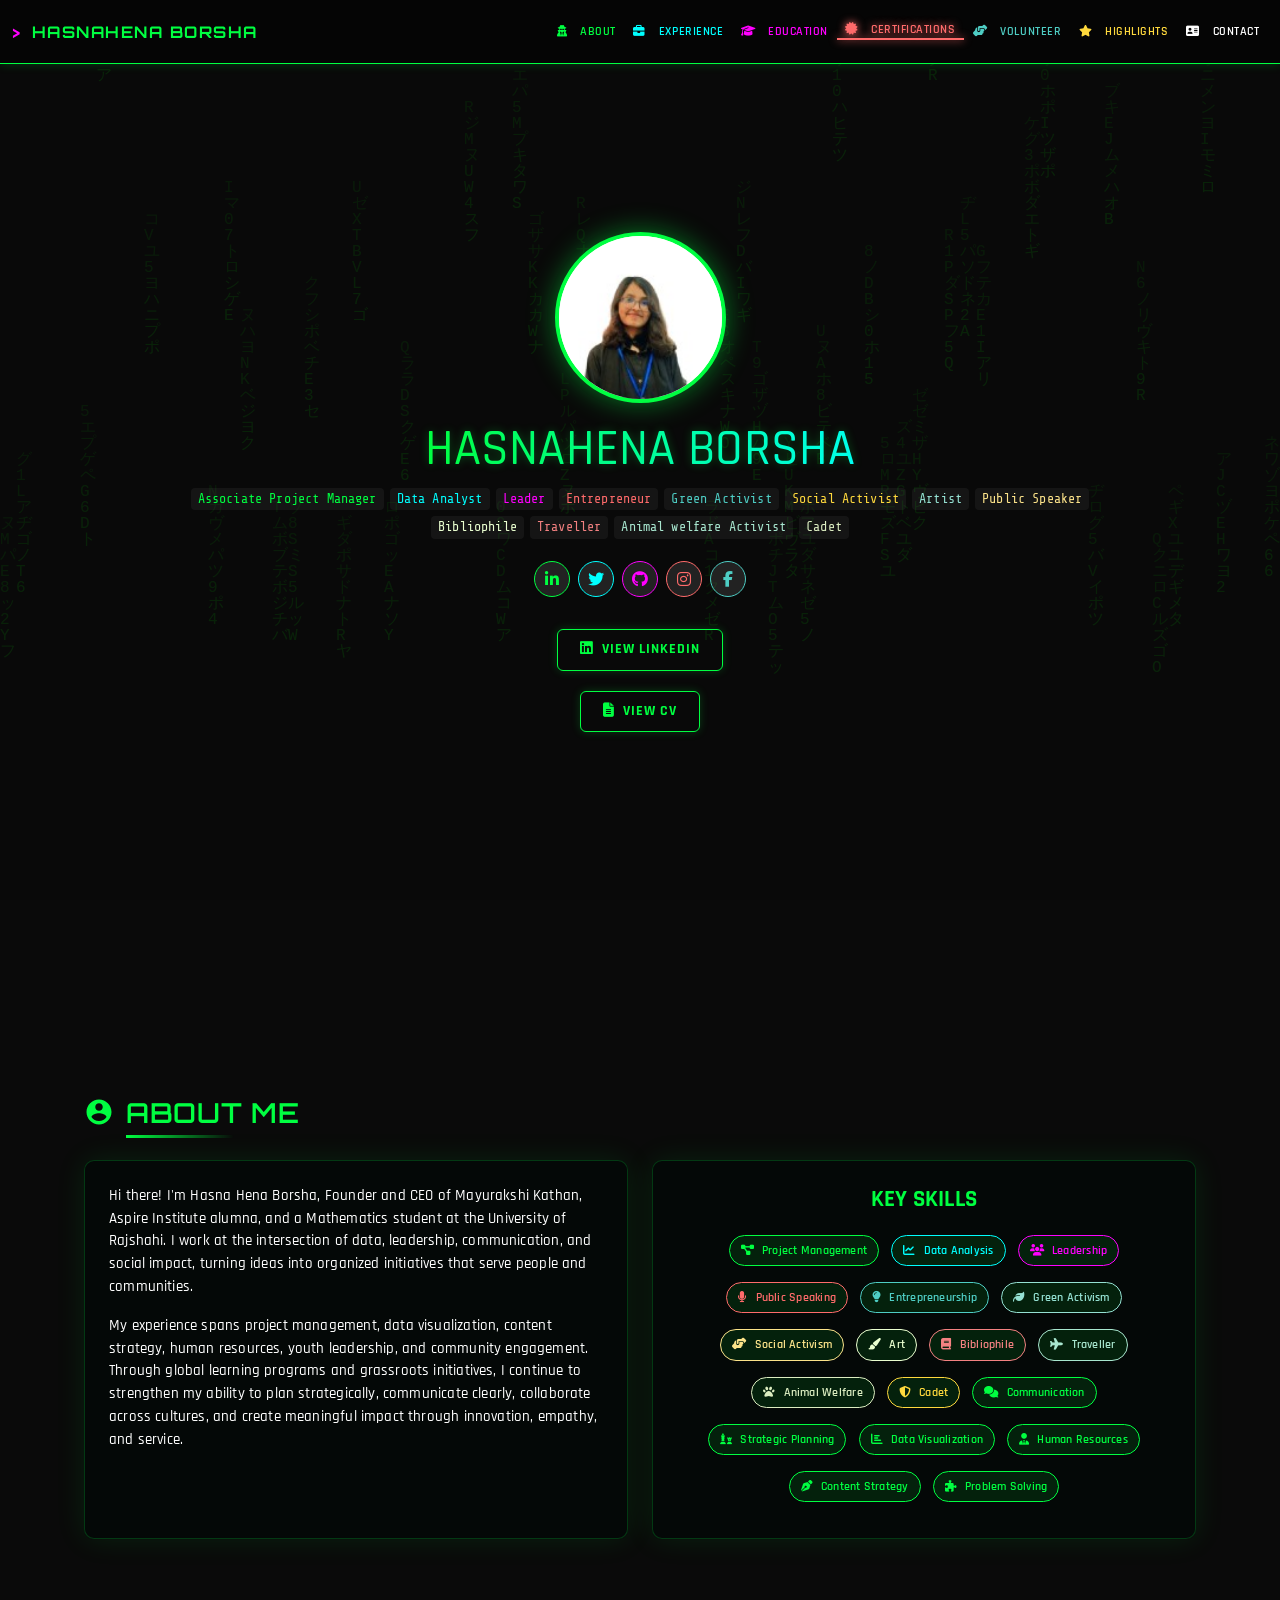
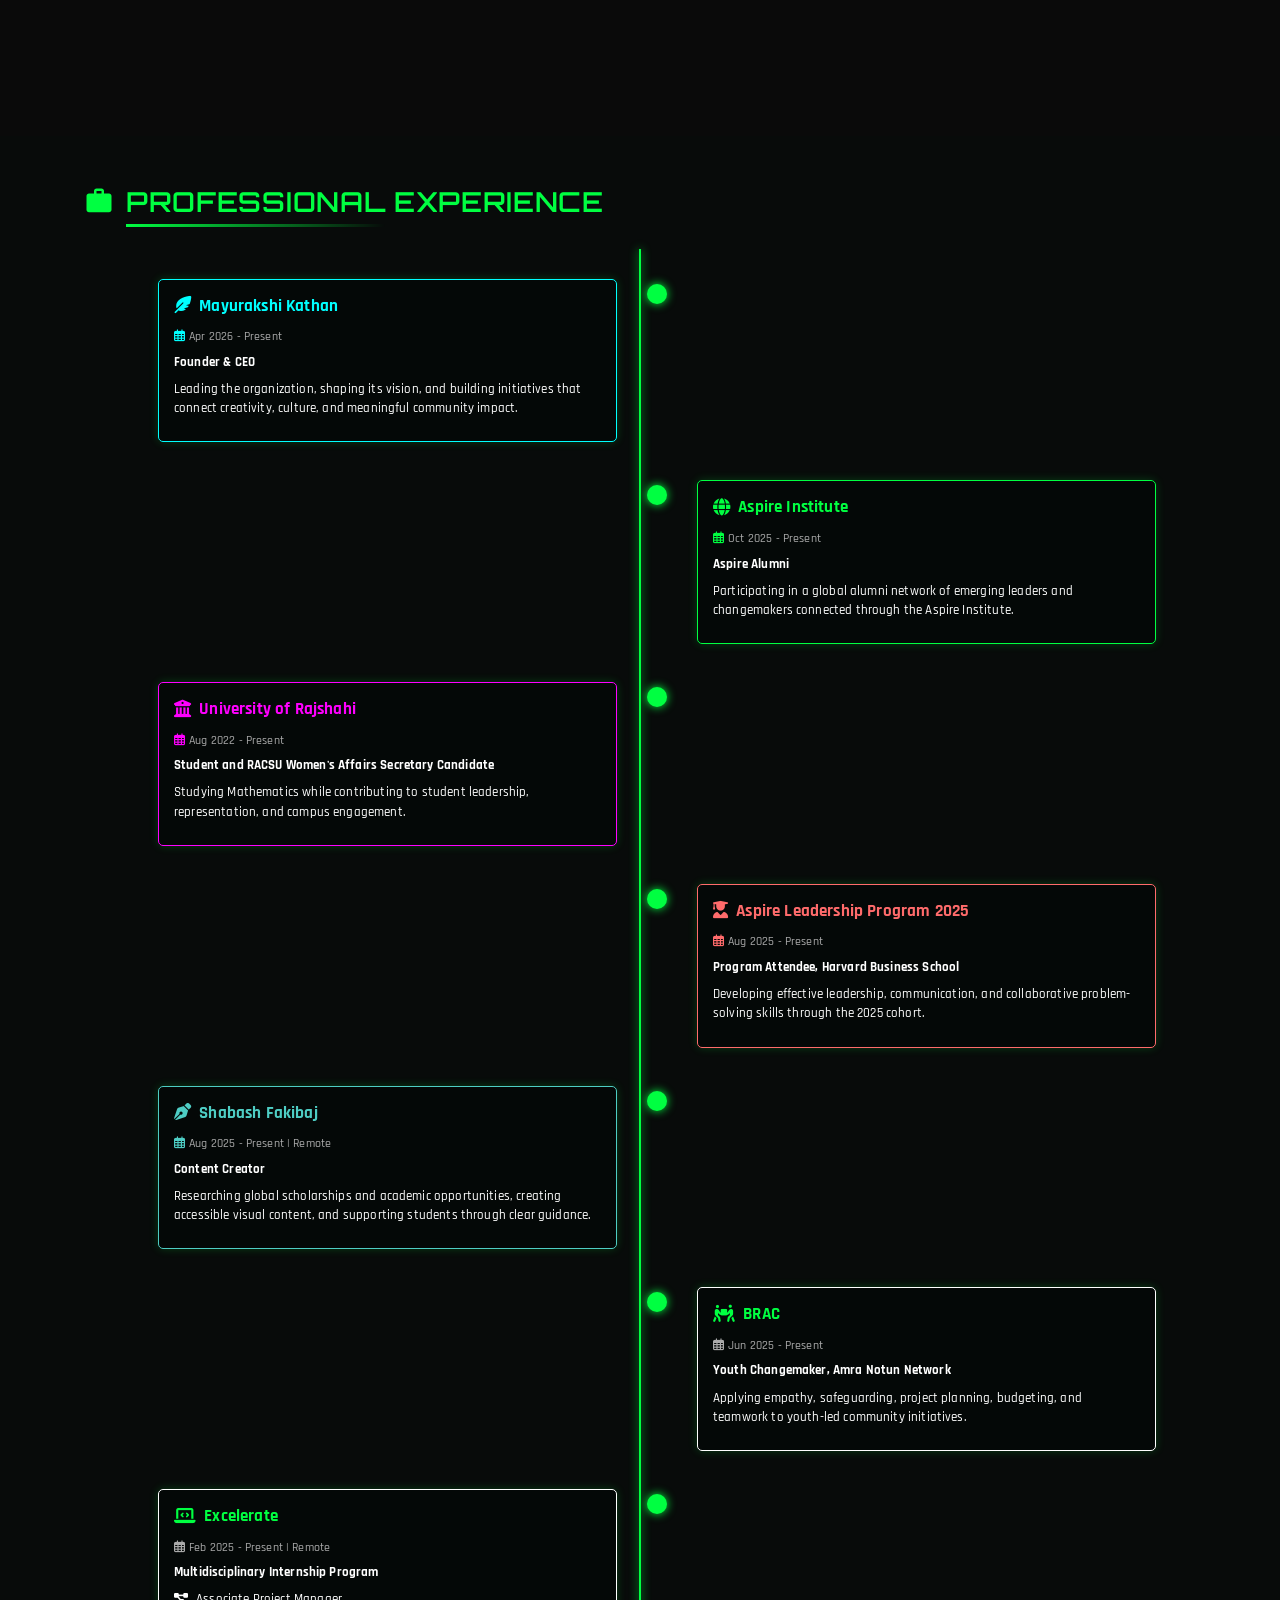
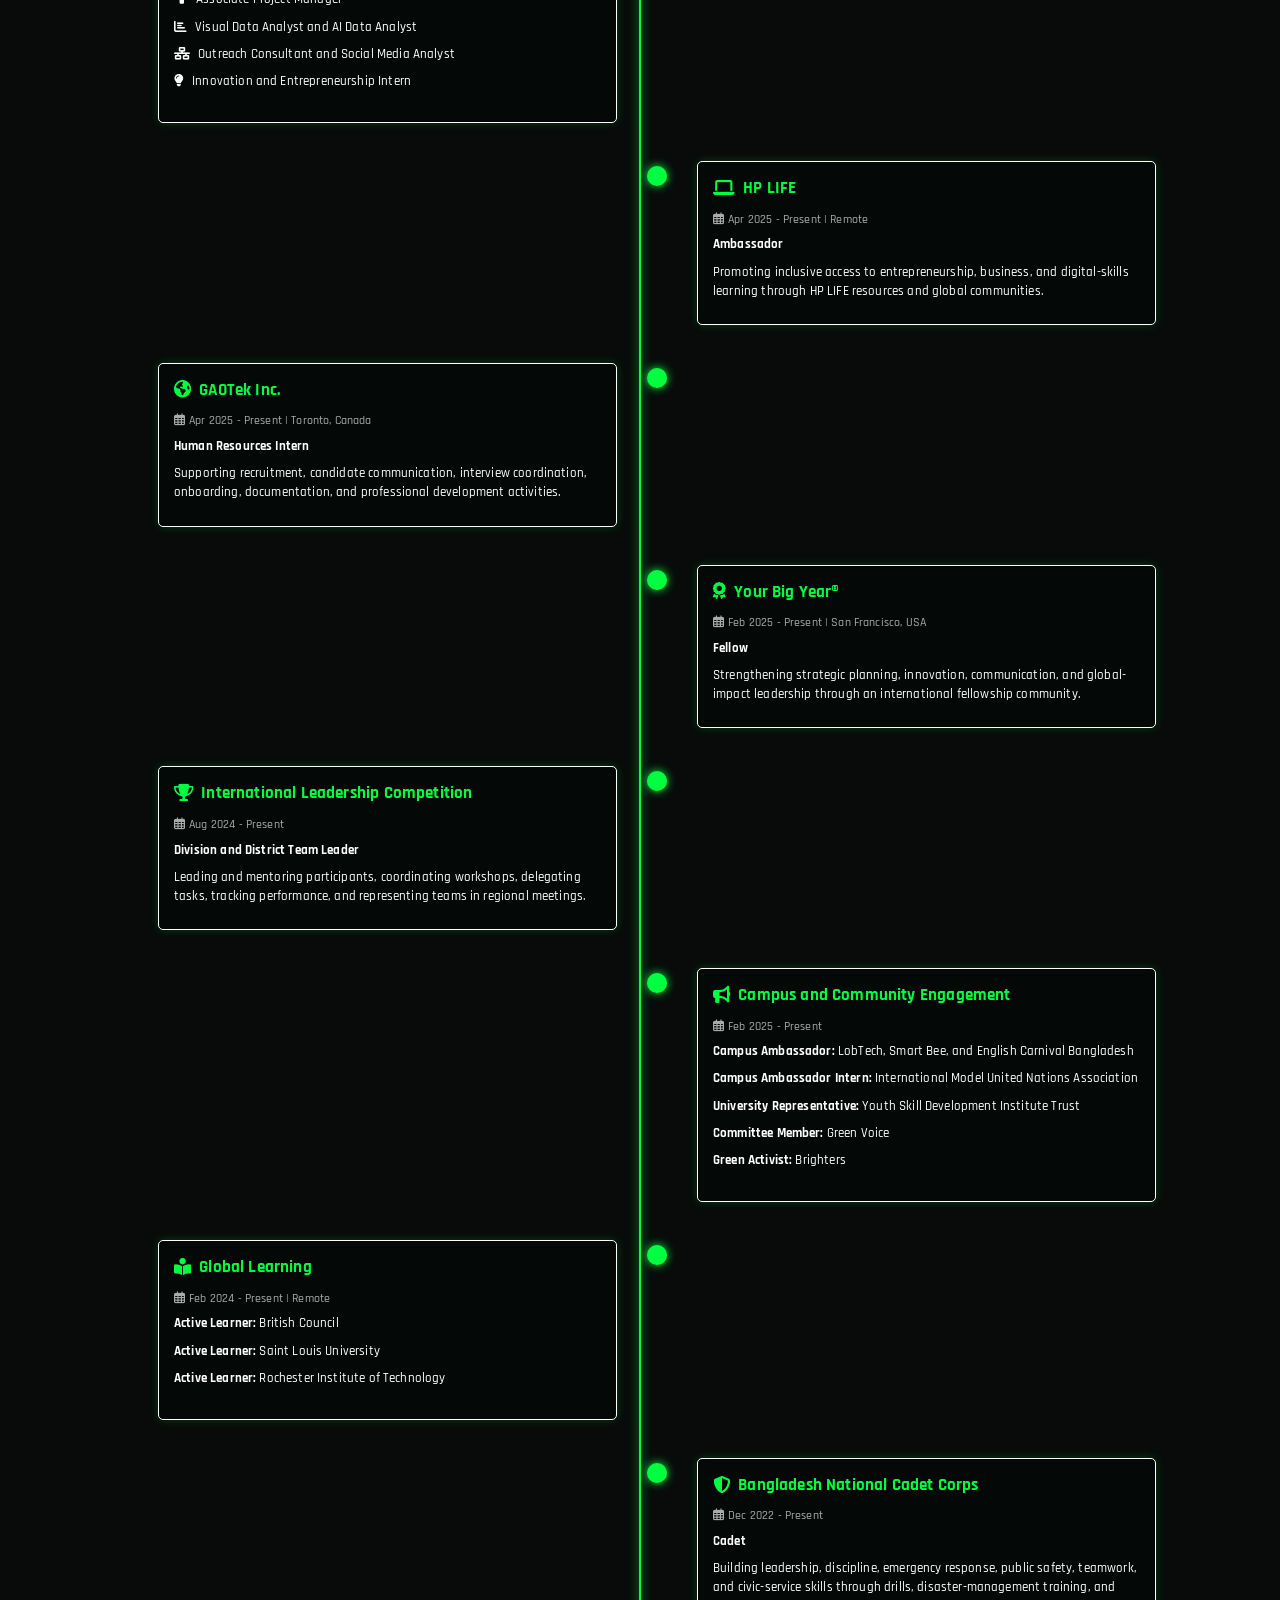
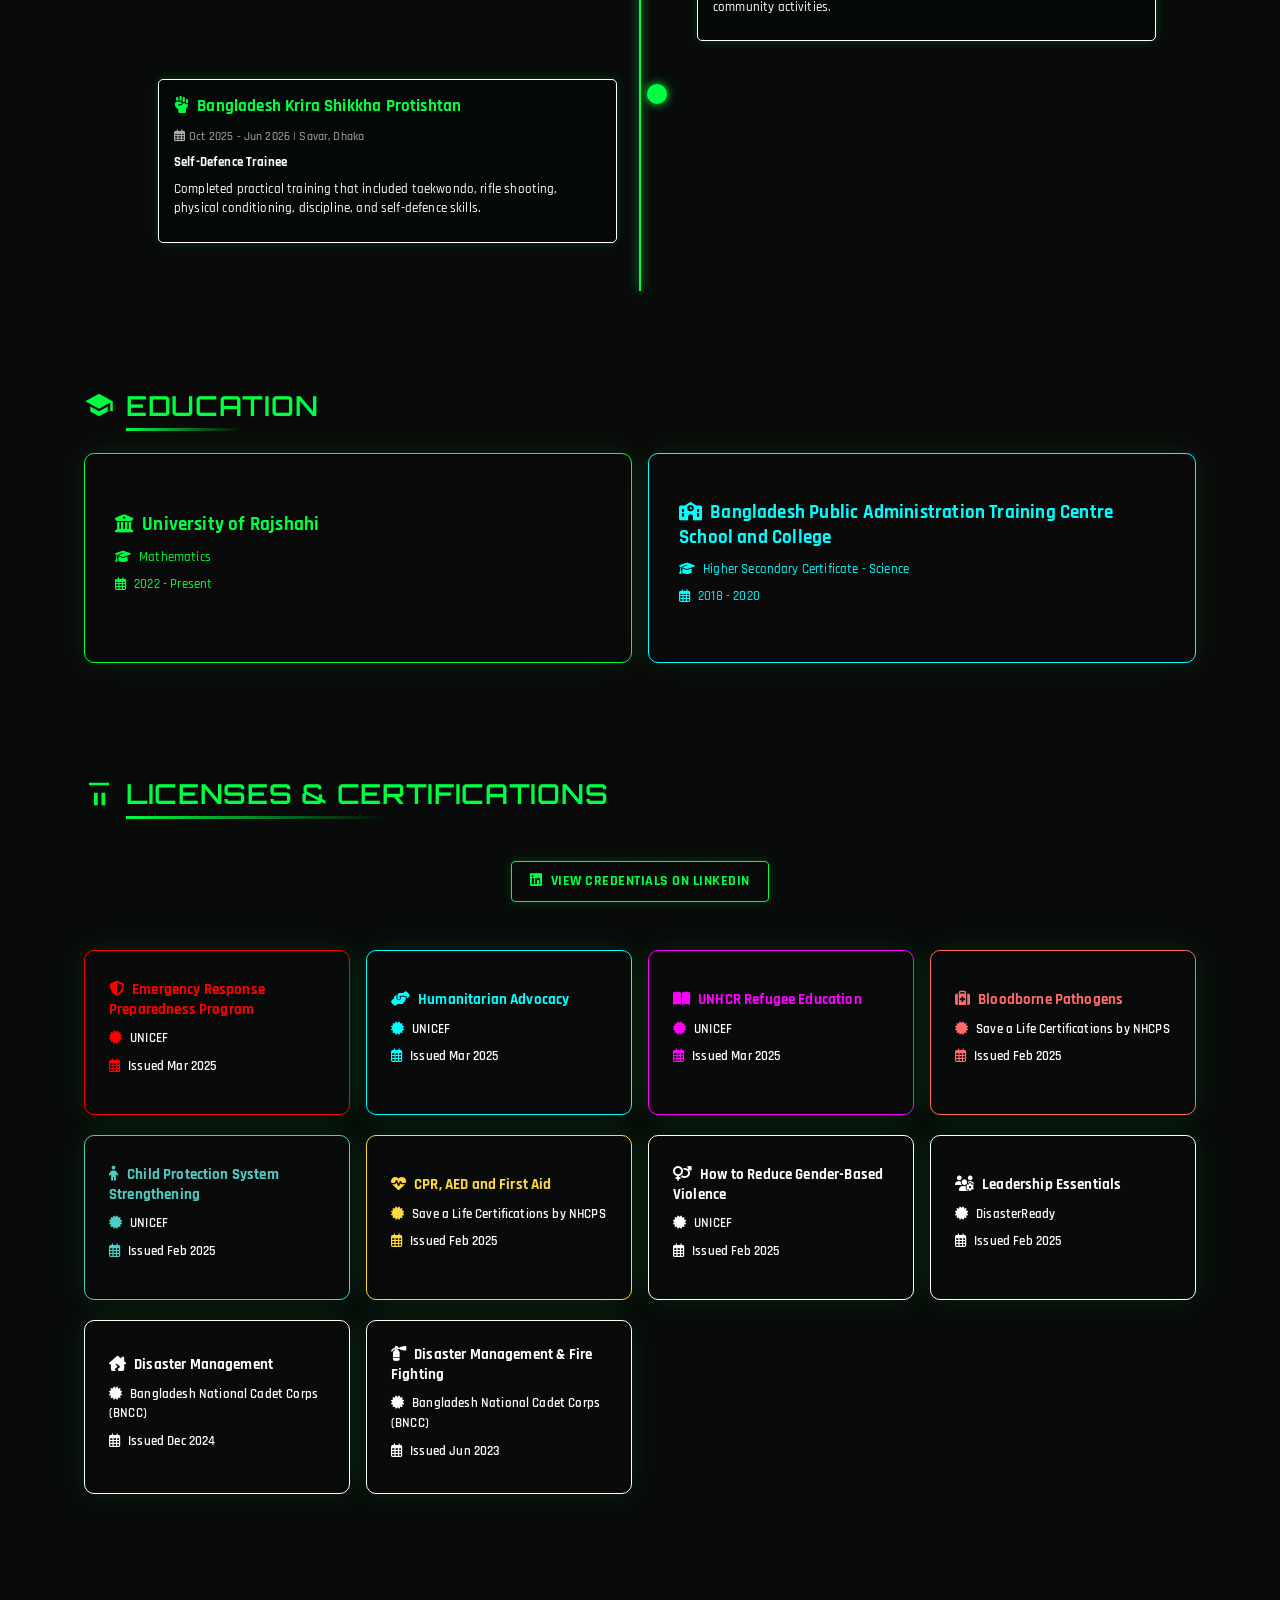
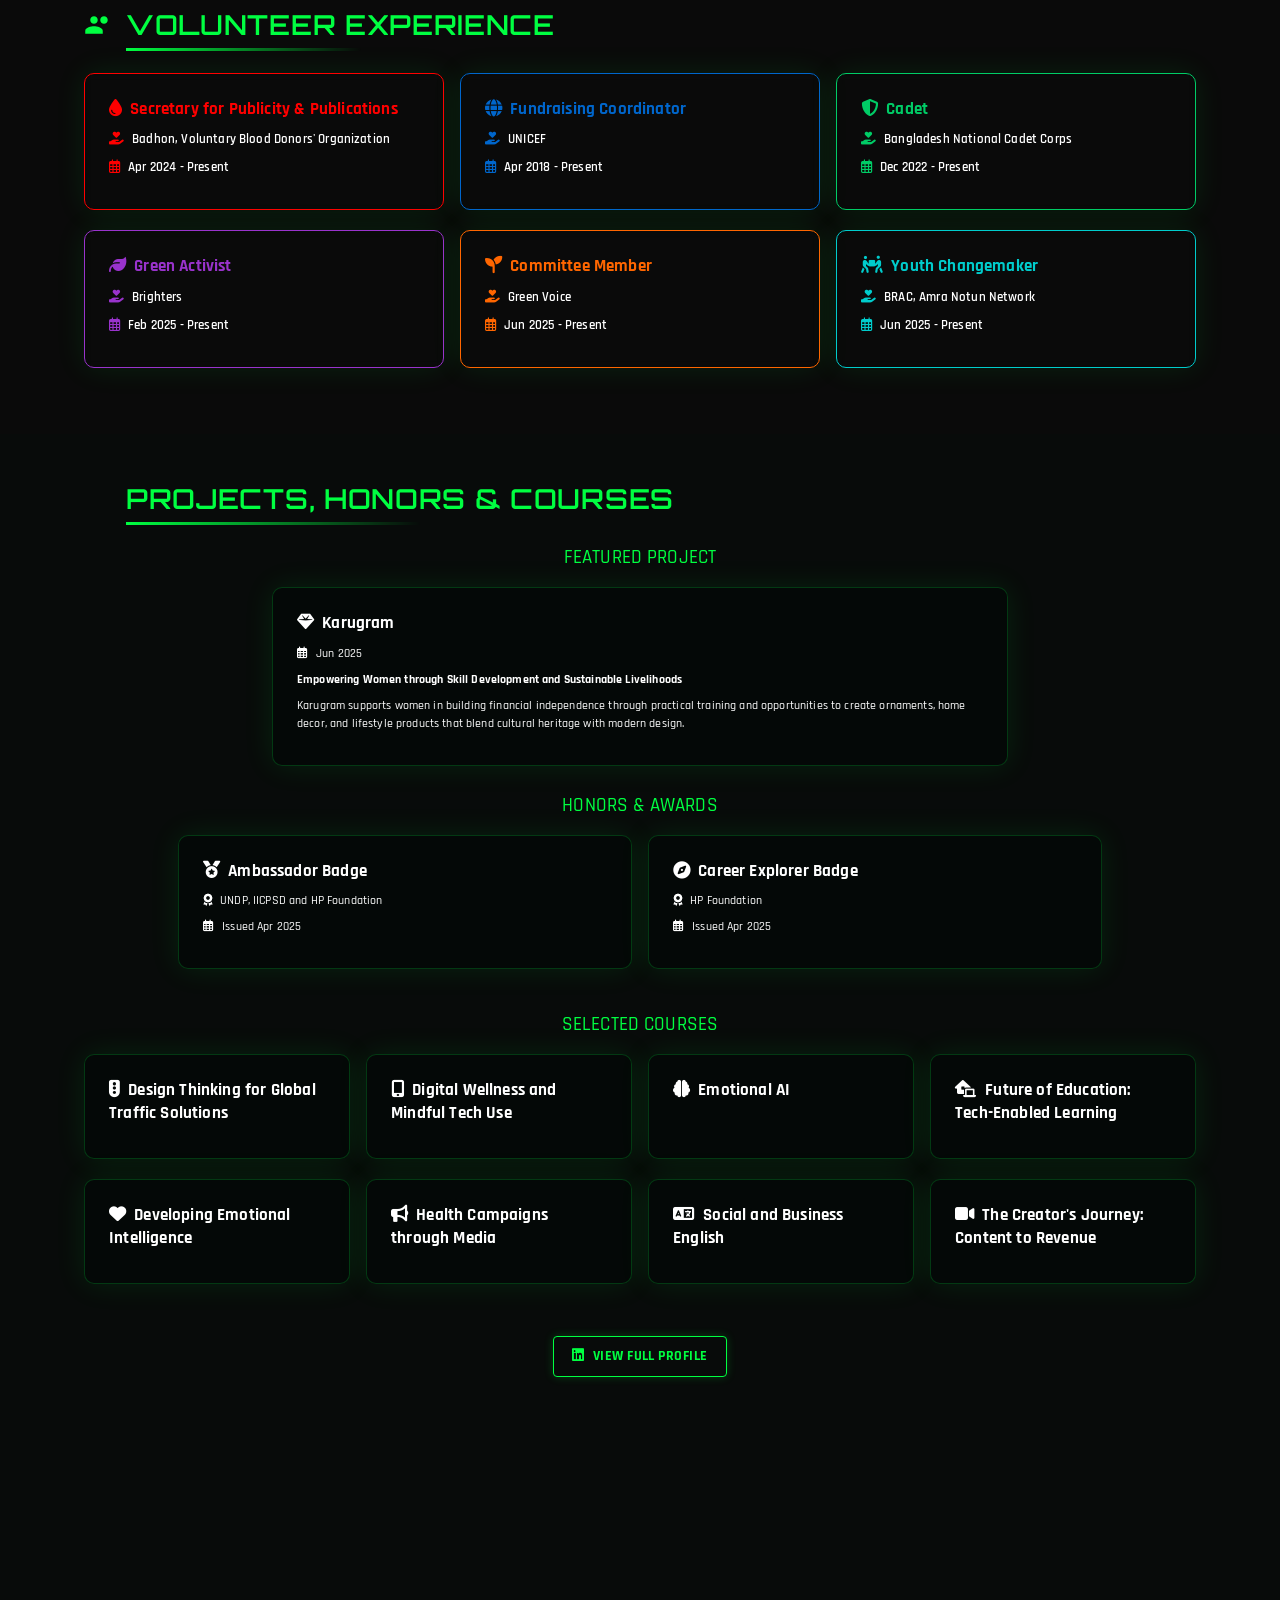
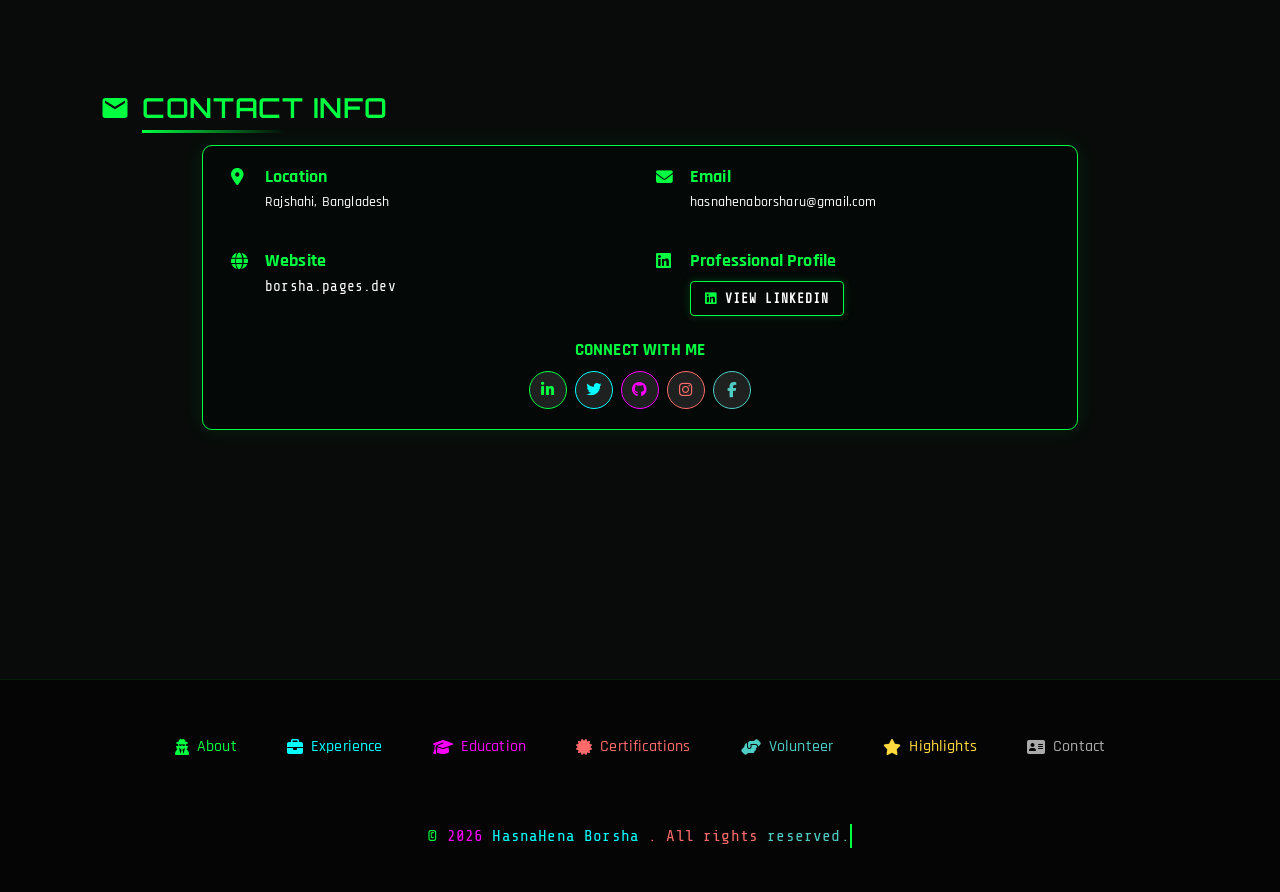
<file: index.html>
<!DOCTYPE html>
<html lang="en">
<head>
    <!-- Required Meta Tags -->
<meta charset="UTF-8">
<meta name="viewport" content="width=device-width, initial-scale=1.0">
<title>HasnaHena Borsha | The Ultimate Multitasker</title>
<meta name="description" content="HasnaHena Borsha – A passionate multitasker skilled in project management, data analysis, leadership, and social impact. Currently a student of Mathematics at University of Rajshahi.">
<meta name="keywords" content="HasnaHena Borsha, project manager, data analyst, Rajshahi University, student, public speaker, multitasker, social activist, leadership, personal portfolio">
<meta name="author" content="HasnaHena Borsha">

<!-- Open Graph / Facebook Meta Tags -->
<meta property="og:type" content="website">
<meta property="og:url" content="https://hasnahenaborsha.github.io/">
<meta property="og:title" content="HasnaHena Borsha | The Ultimate Multitasker">
<meta property="og:description" content="A passionate leader and multitasker with expertise in project management, data analysis, and community building.">
<meta property="og:image" content="assets/images/1743586200671.jpeg">

<!-- Twitter Meta Tags -->
<meta name="twitter:card" content="summary_large_image">
<meta name="twitter:url" content="https://hasnahenaborsha.github.io/">
<meta name="twitter:title" content="HasnaHena Borsha | The Ultimate Multitasker">
<meta name="twitter:description" content="A passionate multitasker from Rajshahi University with a diverse skill set in leadership, data, and impact.">
<meta name="twitter:image" content="assets/images/1743586200671.jpeg">

<!-- Favicon -->
<link rel="icon" href="assets/images/1743584044614.jpeg" type="image/x-icon">

    <!-- Bootstrap CSS -->
    <link href="https://cdn.jsdelivr.net/npm/bootstrap@5.3.0/dist/css/bootstrap.min.css" rel="stylesheet">
    <!-- Font Awesome -->
    <link rel="stylesheet" href="https://cdnjs.cloudflare.com/ajax/libs/font-awesome/6.4.0/css/all.min.css">
    <!-- Google Fonts (Hacker Vibe) -->
    <link href="https://fonts.googleapis.com/css2?family=Orbitron:wght@400;600;700&family=Rajdhani:wght@500;600;700&family=Share+Tech+Mono&display=swap" rel="stylesheet">
    <!-- Animate.css -->
    <link rel="stylesheet" href="https://cdnjs.cloudflare.com/ajax/libs/animate.css/4.1.1/animate.min.css">
    <!-- Custom CSS -->
    <link rel="stylesheet" href="assets/css/style.css">
</head>
<body data-bs-spy="scroll" data-bs-target=".navbar" data-bs-offset="70">
    <!-- Navigation -->
    <nav class="navbar navbar-expand-xl navbar-dark fixed-top">
        <div class="container">
            <a class="navbar-brand" href="/">HASNAHENA BORSHA</a>
            <button class="navbar-toggler" type="button" data-bs-toggle="collapse" data-bs-target="#navbarNav" aria-controls="navbarNav" aria-expanded="false" aria-label="Toggle navigation">
                <span class="navbar-toggler-icon"></span>
            </button>
            <div class="collapse navbar-collapse" id="navbarNav">
                <ul class="navbar-nav ms-auto">
                    <li class="nav-item"><a class="nav-link" href="#about"><i class="fas fa-user-secret me-2"></i>ABOUT</a></li>
                    <li class="nav-item"><a class="nav-link" href="#experience"><i class="fas fa-briefcase me-2"></i>EXPERIENCE</a></li>
                    <li class="nav-item"><a class="nav-link" href="#education"><i class="fas fa-graduation-cap me-2"></i>EDUCATION</a></li>
                    <li class="nav-item"><a class="nav-link" href="#certifications"><i class="fas fa-certificate me-2"></i>CERTIFICATIONS</a></li>
                    <li class="nav-item"><a class="nav-link" href="#volunteer"><i class="fas fa-hands-helping me-2"></i>VOLUNTEER</a></li>
                    <li class="nav-item"><a class="nav-link" href="#highlights"><i class="fas fa-star me-2"></i>HIGHLIGHTS</a></li>
                    <li class="nav-item"><a class="nav-link" href="#contact"><i class="fas fa-address-card me-2"></i>CONTACT</a></li>
                </ul>
            </div>
        </div>
    </nav>

    <!-- Hero Section -->
    <section id="home" class="hero">
        <div class="container text-center">
            <div class="profile-frame animate__animated animate__fadeIn">
                <img src="assets/images/1743584044614.jpeg" alt="Hasna Hena Borsha" class="profile-img">
            </div>
            <h1 class="title-text animate__animated animate__fadeInDown">HASNAHENA BORSHA</h1>
            <p class="subtitle animate__animated animate__fadeIn animate__delay-1s">
                <span>Associate Project Manager</span>
                <span>Data Analyst</span>
                <span>Leader</span>
                <span>Entrepreneur</span>
                <span>Green Activist</span>
                <span>Social Activist</span>
                <span>Artist</span>
                <span>Public Speaker</span>
                <span>Bibliophile</span>
                <span>Traveller</span>
                <span>Animal welfare Activist</span>
                <span>Cadet</span>
            </p>
            <div class="social-icons animate__animated animate__fadeIn animate__delay-1s">
                <a href="https://www.linkedin.com/in/hasnahenaborsha" target="_blank" rel="noopener noreferrer" aria-label="LinkedIn"><i class="fab fa-linkedin-in"></i></a>
                <a href="https://twitter.com/hasnahenaborsha" target="_blank" rel="noopener noreferrer" aria-label="Twitter"><i class="fab fa-twitter"></i></a>
                <a href="https://github.com/HasnaHenaBorsha" target="_blank" rel="noopener noreferrer" aria-label="GitHub"><i class="fab fa-github"></i></a>
                <a href="https://instagram.com/hasnahenaborsha" target="_blank" rel="noopener noreferrer" aria-label="Instagram"><i class="fab fa-instagram"></i></a>
                <a href="https://facebook.com/hasnahenaborsha" target="_blank" rel="noopener noreferrer" aria-label="Facebook"><i class="fab fa-facebook-f"></i></a>
            </div>
            <a href="https://www.linkedin.com/in/hasnahenaborsha" target="_blank" rel="noopener noreferrer" class="btn btn-cv animate__animated animate__fadeInUp animate__delay-1s"><i class="fab fa-linkedin me-2"></i>VIEW LINKEDIN</a>
            <a href="cv/" class="btn btn-cv animate__animated animate__fadeInUp animate__delay-1s"><i class="fas fa-file-lines me-2"></i>VIEW CV</a>
        </div>
        <canvas id="matrix-canvas" class="matrix-rain"></canvas>
    </section>

    <!-- About Section -->
    <section id="about" class="section">
        <div class="container">
            <h2 class="section-title animate__animated">ABOUT ME</h2>
            <div class="row">
                <div class="col-lg-6 mb-4 mb-lg-0">
                    <div class="about-content">
                        <p class="about-text">
                            Hi there! I'm Hasna Hena Borsha, Founder and CEO of Mayurakshi Kathan, Aspire Institute alumna, and a Mathematics student at the University of Rajshahi. I work at the intersection of data, leadership, communication, and social impact, turning ideas into organized initiatives that serve people and communities.
                        <p class="about-text">
                            My experience spans project management, data visualization, content strategy, human resources, youth leadership, and community engagement. Through global learning programs and grassroots initiatives, I continue to strengthen my ability to plan strategically, communicate clearly, collaborate across cultures, and create meaningful impact through innovation, empathy, and service.
                        </p>
                    </div>
                </div>
                <div class="col-lg-6">
                    <div class="about-content">
                        <h3 class="text-center mb-4" style="color: var(--neon-green);">KEY SKILLS</h3>
                        <div class="text-center">
                            <span class="badge-hacker"><i class="fas fa-project-diagram me-2"></i>Project Management</span>
                            <span class="badge-hacker"><i class="fas fa-chart-line me-2"></i>Data Analysis</span>
                            <span class="badge-hacker"><i class="fas fa-users me-2"></i>Leadership</span>
                            <span class="badge-hacker"><i class="fas fa-microphone me-2"></i>Public Speaking</span>
                            <span class="badge-hacker"><i class="fas fa-lightbulb me-2"></i>Entrepreneurship</span>
                            <span class="badge-hacker"><i class="fas fa-leaf me-2"></i>Green Activism</span>
                            <span class="badge-hacker"><i class="fas fa-hands-helping me-2"></i>Social Activism</span>
                            <span class="badge-hacker"><i class="fas fa-paint-brush me-2"></i>Art</span>
                            <span class="badge-hacker"><i class="fas fa-book me-2"></i>Bibliophile</span>
                            <span class="badge-hacker"><i class="fas fa-plane me-2"></i>Traveller</span>
                            <span class="badge-hacker"><i class="fas fa-paw me-2"></i>Animal Welfare</span>
                            <span class="badge-hacker"><i class="fas fa-shield-alt me-2"></i>Cadet</span>
                            <span class="badge-hacker"><i class="fas fa-comments me-2"></i>Communication</span>
                            <span class="badge-hacker"><i class="fas fa-chess me-2"></i>Strategic Planning</span>
                            <span class="badge-hacker"><i class="fas fa-chart-bar me-2"></i>Data Visualization</span>
                            <span class="badge-hacker"><i class="fas fa-user-tie me-2"></i>Human Resources</span>
                            <span class="badge-hacker"><i class="fas fa-pen-nib me-2"></i>Content Strategy</span>
                            <span class="badge-hacker"><i class="fas fa-puzzle-piece me-2"></i>Problem Solving</span>
                        </div>
                    </div>
                </div>
            </div>
        </div>
    </section>

<!-- Experience Section -->
<section id="experience" class="section bg-dark">
    <div class="container">
        <h2 class="section-title animate__animated">PROFESSIONAL EXPERIENCE</h2>
        
        <div class="timeline">
            <div class="timeline-item">
                <div class="timeline-content">
                    <h3><i class="fas fa-feather-alt me-2"></i>Mayurakshi Kathan</h3>
                    <span class="timeline-date"><i class="far fa-calendar-alt me-1"></i>Apr 2026 - Present</span>
                    <p><strong>Founder &amp; CEO</strong></p>
                    <p>Leading the organization, shaping its vision, and building initiatives that connect creativity, culture, and meaningful community impact.</p>
                </div>
            </div>

            <div class="timeline-item">
                <div class="timeline-content">
                    <h3><i class="fas fa-globe me-2"></i>Aspire Institute</h3>
                    <span class="timeline-date"><i class="far fa-calendar-alt me-1"></i>Oct 2025 - Present</span>
                    <p><strong>Aspire Alumni</strong></p>
                    <p>Participating in a global alumni network of emerging leaders and changemakers connected through the Aspire Institute.</p>
                </div>
            </div>

            <div class="timeline-item">
                <div class="timeline-content">
                    <h3><i class="fas fa-university me-2"></i>University of Rajshahi</h3>
                    <span class="timeline-date"><i class="far fa-calendar-alt me-1"></i>Aug 2022 - Present</span>
                    <p><strong>Student and RACSU Women's Affairs Secretary Candidate</strong></p>
                    <p>Studying Mathematics while contributing to student leadership, representation, and campus engagement.</p>
                </div>
            </div>

            <div class="timeline-item">
                <div class="timeline-content">
                    <h3><i class="fas fa-user-graduate me-2"></i>Aspire Leadership Program 2025</h3>
                    <span class="timeline-date"><i class="far fa-calendar-alt me-1"></i>Aug 2025 - Present</span>
                    <p><strong>Program Attendee, Harvard Business School</strong></p>
                    <p>Developing effective leadership, communication, and collaborative problem-solving skills through the 2025 cohort.</p>
                </div>
            </div>

            <div class="timeline-item">
                <div class="timeline-content">
                    <h3><i class="fas fa-pen-nib me-2"></i>Shabash Fakibaj</h3>
                    <span class="timeline-date"><i class="far fa-calendar-alt me-1"></i>Aug 2025 - Present | Remote</span>
                    <p><strong>Content Creator</strong></p>
                    <p>Researching global scholarships and academic opportunities, creating accessible visual content, and supporting students through clear guidance.</p>
                </div>
            </div>

            <div class="timeline-item">
                <div class="timeline-content">
                    <h3><i class="fas fa-people-carry me-2"></i>BRAC</h3>
                    <span class="timeline-date"><i class="far fa-calendar-alt me-1"></i>Jun 2025 - Present</span>
                    <p><strong>Youth Changemaker, Amra Notun Network</strong></p>
                    <p>Applying empathy, safeguarding, project planning, budgeting, and teamwork to youth-led community initiatives.</p>
                </div>
            </div>

            <div class="timeline-item">
                <div class="timeline-content">
                    <h3><i class="fas fa-laptop-code me-2"></i>Excelerate</h3>
                    <span class="timeline-date"><i class="far fa-calendar-alt me-1"></i>Feb 2025 - Present | Remote</span>
                    <p><strong>Multidisciplinary Internship Program</strong></p>
                    <ul>
                        <li><i class="fas fa-project-diagram me-2"></i>Associate Project Manager</li>
                        <li><i class="fas fa-chart-bar me-2"></i>Visual Data Analyst and AI Data Analyst</li>
                        <li><i class="fas fa-network-wired me-2"></i>Outreach Consultant and Social Media Analyst</li>
                        <li><i class="fas fa-lightbulb me-2"></i>Innovation and Entrepreneurship Intern</li>
                    </ul>
                </div>
            </div>

            <div class="timeline-item">
                <div class="timeline-content">
                    <h3><i class="fas fa-laptop me-2"></i>HP LIFE</h3>
                    <span class="timeline-date"><i class="far fa-calendar-alt me-1"></i>Apr 2025 - Present | Remote</span>
                    <p><strong>Ambassador</strong></p>
                    <p>Promoting inclusive access to entrepreneurship, business, and digital-skills learning through HP LIFE resources and global communities.</p>
                </div>
            </div>

            <div class="timeline-item">
                <div class="timeline-content">
                    <h3><i class="fas fa-globe-americas me-2"></i>GAOTek Inc.</h3>
                    <span class="timeline-date"><i class="far fa-calendar-alt me-1"></i>Apr 2025 - Present | Toronto, Canada</span>
                    <p><strong>Human Resources Intern</strong></p>
                    <p>Supporting recruitment, candidate communication, interview coordination, onboarding, documentation, and professional development activities.</p>
                </div>
            </div>

            <div class="timeline-item">
                <div class="timeline-content">
                    <h3><i class="fas fa-award me-2"></i>Your Big Year®</h3>
                    <span class="timeline-date"><i class="far fa-calendar-alt me-1"></i>Feb 2025 - Present | San Francisco, USA</span>
                    <p><strong>Fellow</strong></p>
                    <p>Strengthening strategic planning, innovation, communication, and global-impact leadership through an international fellowship community.</p>
                </div>
            </div>

            <div class="timeline-item">
                <div class="timeline-content">
                    <h3><i class="fas fa-trophy me-2"></i>International Leadership Competition</h3>
                    <span class="timeline-date"><i class="far fa-calendar-alt me-1"></i>Aug 2024 - Present</span>
                    <p><strong>Division and District Team Leader</strong></p>
                    <p>Leading and mentoring participants, coordinating workshops, delegating tasks, tracking performance, and representing teams in regional meetings.</p>
                </div>
            </div>

            <div class="timeline-item">
                <div class="timeline-content">
                    <h3><i class="fas fa-bullhorn me-2"></i>Campus and Community Engagement</h3>
                    <span class="timeline-date"><i class="far fa-calendar-alt me-1"></i>Feb 2025 - Present</span>
                    <ul>
                        <li><strong>Campus Ambassador:</strong> LobTech, Smart Bee, and English Carnival Bangladesh</li>
                        <li><strong>Campus Ambassador Intern:</strong> International Model United Nations Association</li>
                        <li><strong>University Representative:</strong> Youth Skill Development Institute Trust</li>
                        <li><strong>Committee Member:</strong> Green Voice</li>
                        <li><strong>Green Activist:</strong> Brighters</li>
                    </ul>
                </div>
            </div>

            <div class="timeline-item">
                <div class="timeline-content">
                    <h3><i class="fas fa-book-reader me-2"></i>Global Learning</h3>
                    <span class="timeline-date"><i class="far fa-calendar-alt me-1"></i>Feb 2024 - Present | Remote</span>
                    <ul>
                        <li><strong>Active Learner:</strong> British Council</li>
                        <li><strong>Active Learner:</strong> Saint Louis University</li>
                        <li><strong>Active Learner:</strong> Rochester Institute of Technology</li>
                    </ul>
                </div>
            </div>

            <div class="timeline-item">
                <div class="timeline-content">
                    <h3><i class="fas fa-shield-alt me-2"></i>Bangladesh National Cadet Corps</h3>
                    <span class="timeline-date"><i class="far fa-calendar-alt me-1"></i>Dec 2022 - Present</span>
                    <p><strong>Cadet</strong></p>
                    <p>Building leadership, discipline, emergency response, public safety, teamwork, and civic-service skills through drills, disaster-management training, and community activities.</p>
                </div>
            </div>

            <div class="timeline-item">
                <div class="timeline-content">
                    <h3><i class="fas fa-fist-raised me-2"></i>Bangladesh Krira Shikkha Protishtan</h3>
                    <span class="timeline-date"><i class="far fa-calendar-alt me-1"></i>Oct 2025 - Jun 2026 | Savar, Dhaka</span>
                    <p><strong>Self-Defence Trainee</strong></p>
                    <p>Completed practical training that included taekwondo, rifle shooting, physical conditioning, discipline, and self-defence skills.</p>
                </div>
            </div>
        </div>
    </div>
</section>

    <!-- Education Section -->
    <section id="education" class="section">
        <div class="container">
            <h2 class="section-title animate__animated">EDUCATION</h2>
            <div class="row">
                <div class="col-md-6 mb-4">
                    <div class="about-content edu-university">
                        <h3><i class="fas fa-university me-2"></i>University of Rajshahi</h3>
                        <p><i class="fas fa-graduation-cap me-2"></i>Mathematics</p>
                        <p><i class="far fa-calendar-alt me-2"></i>2022 - Present</p>
                    </div>
                </div>
                <div class="col-md-6 mb-4">
                    <div class="about-content edu-college">
                        <h3><i class="fas fa-school me-2"></i>Bangladesh Public Administration Training Centre School and College</h3>
                        <p><i class="fas fa-graduation-cap me-2"></i>Higher Secondary Certificate - Science</p>
                        <p><i class="far fa-calendar-alt me-2"></i>2018 - 2020</p>
                    </div>
                </div>
            </div>
        </div>
    </section>

    <!-- Certifications Section -->
    <section id="certifications" class="section bg-dark">
        <div class="container">
            <h2 class="section-title animate__animated">LICENSES &amp; CERTIFICATIONS</h2>
            <p class="text-center mb-5">
                <a href="https://www.linkedin.com/in/hasnahenaborsha/details/certifications/" target="_blank" rel="noopener noreferrer" class="btn btn-cv btn-sm"><i class="fab fa-linkedin me-2"></i>VIEW CREDENTIALS ON LINKEDIN</a>
            </p>
            <div class="row">
                <div class="col-md-4 mb-4">
                    <div class="about-content cert-emergency">
                        <h3><i class="fas fa-shield-alt me-2"></i>Emergency Response Preparedness Program</h3>
                        <p><i class="fas fa-certificate me-2"></i>UNICEF</p>
                        <p><i class="far fa-calendar-alt me-2"></i>Issued Mar 2025</p>
                    </div>
                </div>
                <div class="col-md-4 mb-4">
                    <div class="about-content cert-humanitarian">
                        <h3><i class="fas fa-hands-helping me-2"></i>Humanitarian Advocacy</h3>
                        <p><i class="fas fa-certificate me-2"></i>UNICEF</p>
                        <p><i class="far fa-calendar-alt me-2"></i>Issued Mar 2025</p>
                    </div>
                </div>
                <div class="col-md-4 mb-4">
                    <div class="about-content cert-refugee">
                        <h3><i class="fas fa-book-open me-2"></i>UNHCR Refugee Education</h3>
                        <p><i class="fas fa-certificate me-2"></i>UNICEF</p>
                        <p><i class="far fa-calendar-alt me-2"></i>Issued Mar 2025</p>
                    </div>
                </div>
                <div class="col-md-4 mb-4">
                    <div class="about-content cert-bloodborne">
                        <h3><i class="fas fa-medkit me-2"></i>Bloodborne Pathogens</h3>
                        <p><i class="fas fa-certificate me-2"></i>Save a Life Certifications by NHCPS</p>
                        <p><i class="far fa-calendar-alt me-2"></i>Issued Feb 2025</p>
                    </div>
                </div>
                <div class="col-md-4 mb-4">
                    <div class="about-content cert-child">
                        <h3><i class="fas fa-child me-2"></i>Child Protection System Strengthening</h3>
                        <p><i class="fas fa-certificate me-2"></i>UNICEF</p>
                        <p><i class="far fa-calendar-alt me-2"></i>Issued Feb 2025</p>
                    </div>
                </div>
                <div class="col-md-4 mb-4">
                    <div class="about-content cert-cpr">
                        <h3><i class="fas fa-heartbeat me-2"></i>CPR, AED and First Aid</h3>
                        <p><i class="fas fa-certificate me-2"></i>Save a Life Certifications by NHCPS</p>
                        <p><i class="far fa-calendar-alt me-2"></i>Issued Feb 2025</p>
                    </div>
                </div>
                <div class="col-md-4 mb-4">
                    <div class="about-content h-100">
                        <h3><i class="fas fa-venus-mars me-2"></i>How to Reduce Gender-Based Violence</h3>
                        <p><i class="fas fa-certificate me-2"></i>UNICEF</p>
                        <p><i class="far fa-calendar-alt me-2"></i>Issued Feb 2025</p>
                    </div>
                </div>
                <div class="col-md-4 mb-4">
                    <div class="about-content h-100">
                        <h3><i class="fas fa-users-cog me-2"></i>Leadership Essentials</h3>
                        <p><i class="fas fa-certificate me-2"></i>DisasterReady</p>
                        <p><i class="far fa-calendar-alt me-2"></i>Issued Feb 2025</p>
                    </div>
                </div>
                <div class="col-md-4 mb-4">
                    <div class="about-content h-100">
                        <h3><i class="fas fa-house-damage me-2"></i>Disaster Management</h3>
                        <p><i class="fas fa-certificate me-2"></i>Bangladesh National Cadet Corps (BNCC)</p>
                        <p><i class="far fa-calendar-alt me-2"></i>Issued Dec 2024</p>
                    </div>
                </div>
                <div class="col-md-4 mb-4">
                    <div class="about-content h-100">
                        <h3><i class="fas fa-fire-extinguisher me-2"></i>Disaster Management &amp; Fire Fighting</h3>
                        <p><i class="fas fa-certificate me-2"></i>Bangladesh National Cadet Corps (BNCC)</p>
                        <p><i class="far fa-calendar-alt me-2"></i>Issued Jun 2023</p>
                    </div>
                </div>
            </div>
        </div>
    </section>

    <!-- Volunteer Section -->
    <section id="volunteer" class="section">
        <div class="container">
            <h2 class="section-title animate__animated">VOLUNTEER EXPERIENCE</h2>
            <div class="row">
                <div class="col-md-4 mb-4">
                    <div class="about-content h-100">
                        <h3><i class="fas fa-tint me-2"></i>Secretary for Publicity &amp; Publications</h3>
                        <p><i class="fas fa-hand-holding-heart me-2"></i>Badhon, Voluntary Blood Donors' Organization</p>
                        <p><i class="far fa-calendar-alt me-2"></i>Apr 2024 - Present</p>
                    </div>
                </div>
                <div class="col-md-4 mb-4">
                    <div class="about-content h-100">
                        <h3><i class="fas fa-globe me-2"></i>Fundraising Coordinator</h3>
                        <p><i class="fas fa-hand-holding-heart me-2"></i>UNICEF</p>
                        <p><i class="far fa-calendar-alt me-2"></i>Apr 2018 - Present</p>
                    </div>
                </div>
                <div class="col-md-4 mb-4">
                    <div class="about-content h-100">
                        <h3><i class="fas fa-shield-alt me-2"></i>Cadet</h3>
                        <p><i class="fas fa-hand-holding-heart me-2"></i>Bangladesh National Cadet Corps</p>
                        <p><i class="far fa-calendar-alt me-2"></i>Dec 2022 - Present</p>
                    </div>
                </div>
                <div class="col-md-4 mb-4">
                    <div class="about-content h-100">
                        <h3><i class="fas fa-leaf me-2"></i>Green Activist</h3>
                        <p><i class="fas fa-hand-holding-heart me-2"></i>Brighters</p>
                        <p><i class="far fa-calendar-alt me-2"></i>Feb 2025 - Present</p>
                    </div>
                </div>
                <div class="col-md-4 mb-4">
                    <div class="about-content h-100">
                        <h3><i class="fas fa-seedling me-2"></i>Committee Member</h3>
                        <p><i class="fas fa-hand-holding-heart me-2"></i>Green Voice</p>
                        <p><i class="far fa-calendar-alt me-2"></i>Jun 2025 - Present</p>
                    </div>
                </div>
                <div class="col-md-4 mb-4">
                    <div class="about-content h-100">
                        <h3><i class="fas fa-people-carry me-2"></i>Youth Changemaker</h3>
                        <p><i class="fas fa-hand-holding-heart me-2"></i>BRAC, Amra Notun Network</p>
                        <p><i class="far fa-calendar-alt me-2"></i>Jun 2025 - Present</p>
                    </div>
                </div>
            </div>
        </div>
    </section>

    <!-- Projects, Honors and Courses Section -->
    <section id="highlights" class="section bg-dark">
        <div class="container">
            <h2 class="section-title animate__animated">PROJECTS, HONORS &amp; COURSES</h2>

            <h3 class="text-center mb-4" style="color: var(--neon-green);">FEATURED PROJECT</h3>
            <div class="row justify-content-center mb-5">
                <div class="col-lg-8">
                    <div class="about-content h-100">
                        <h3><i class="fas fa-gem me-2"></i>Karugram</h3>
                        <p><i class="far fa-calendar-alt me-2"></i>Jun 2025</p>
                        <p><strong>Empowering Women through Skill Development and Sustainable Livelihoods</strong></p>
                        <p>Karugram supports women in building financial independence through practical training and opportunities to create ornaments, home decor, and lifestyle products that blend cultural heritage with modern design.</p>
                    </div>
                </div>
            </div>

            <h3 class="text-center mb-4" style="color: var(--neon-green);">HONORS &amp; AWARDS</h3>
            <div class="row justify-content-center mb-5">
                <div class="col-md-5 mb-4">
                    <div class="about-content h-100">
                        <h3><i class="fas fa-medal me-2"></i>Ambassador Badge</h3>
                        <p><i class="fas fa-award me-2"></i>UNDP, IICPSD and HP Foundation</p>
                        <p><i class="far fa-calendar-alt me-2"></i>Issued Apr 2025</p>
                    </div>
                </div>
                <div class="col-md-5 mb-4">
                    <div class="about-content h-100">
                        <h3><i class="fas fa-compass me-2"></i>Career Explorer Badge</h3>
                        <p><i class="fas fa-award me-2"></i>HP Foundation</p>
                        <p><i class="far fa-calendar-alt me-2"></i>Issued Apr 2025</p>
                    </div>
                </div>
            </div>

            <h3 class="text-center mb-4" style="color: var(--neon-green);">SELECTED COURSES</h3>
            <div class="row">
                <div class="col-md-6 col-lg-4 mb-4"><div class="about-content h-100"><h3><i class="fas fa-traffic-light me-2"></i>Design Thinking for Global Traffic Solutions</h3></div></div>
                <div class="col-md-6 col-lg-4 mb-4"><div class="about-content h-100"><h3><i class="fas fa-mobile-alt me-2"></i>Digital Wellness and Mindful Tech Use</h3></div></div>
                <div class="col-md-6 col-lg-4 mb-4"><div class="about-content h-100"><h3><i class="fas fa-brain me-2"></i>Emotional AI</h3></div></div>
                <div class="col-md-6 col-lg-4 mb-4"><div class="about-content h-100"><h3><i class="fas fa-laptop-house me-2"></i>Future of Education: Tech-Enabled Learning</h3></div></div>
                <div class="col-md-6 col-lg-4 mb-4"><div class="about-content h-100"><h3><i class="fas fa-heart me-2"></i>Developing Emotional Intelligence</h3></div></div>
                <div class="col-md-6 col-lg-4 mb-4"><div class="about-content h-100"><h3><i class="fas fa-bullhorn me-2"></i>Health Campaigns through Media</h3></div></div>
                <div class="col-md-6 col-lg-4 mb-4"><div class="about-content h-100"><h3><i class="fas fa-language me-2"></i>Social and Business English</h3></div></div>
                <div class="col-md-6 col-lg-4 mb-4"><div class="about-content h-100"><h3><i class="fas fa-video me-2"></i>The Creator's Journey: Content to Revenue</h3></div></div>
            </div>
            <p class="text-center mt-3">
                <a href="https://www.linkedin.com/in/hasnahenaborsha" target="_blank" rel="noopener noreferrer" class="btn btn-cv btn-sm"><i class="fab fa-linkedin me-2"></i>VIEW FULL PROFILE</a>
            </p>
        </div>
    </section>

    <!-- Contact Section -->
    <section id="contact" class="section bg-dark">
        <div class="container">
            <h2 class="section-title animate__animated">CONTACT INFO</h2>
            <div class="row justify-content-center">
                <div class="col-lg-8">
                    <div class="contact-info">
                        <div class="row">
                            <div class="col-md-6">
                                <div class="contact-item">
                                    <i class="fas fa-map-marker-alt"></i>
                                    <h4>Location</h4>
                                    <p>Rajshahi, Bangladesh</p>
                                </div>
                            </div>
                            <div class="col-md-6">
                                <div class="contact-item">
                                    <i class="fas fa-envelope"></i>
                                    <h4>Email</h4>
                                    <p>hasnahenaborsharu@gmail.com</p>
                                </div>
                            </div>
                            <div class="col-md-6">
                                <div class="contact-item">
                                    <i class="fas fa-globe"></i>
                                    <h4>Website</h4>
                                    <p><a href="https://borsha.pages.dev/" target="_blank" rel="noopener noreferrer">borsha.pages.dev</a></p>
                                </div>
                            </div>
                            <div class="col-md-6">
                                <div class="contact-item">
                                    <i class="fab fa-linkedin"></i>
                                    <h4>Professional Profile</h4>
                                    <a href="https://www.linkedin.com/in/hasnahenaborsha" target="_blank" rel="noopener noreferrer" class="btn btn-cv btn-sm"><i class="fab fa-linkedin me-2"></i>View LinkedIn</a>
                                </div>
                            </div>
                        </div>
                        <div class="text-center mt-5">
                            <h4 style="color: var(--neon-green); margin-bottom: 20px;">CONNECT WITH ME</h4>
                            <div class="social-icons">
                                <a href="https://www.linkedin.com/in/hasnahenaborsha" target="_blank" rel="noopener noreferrer" aria-label="LinkedIn"><i class="fab fa-linkedin-in"></i></a>
                                <a href="https://twitter.com/hasnahenaborsha" target="_blank" rel="noopener noreferrer" aria-label="Twitter"><i class="fab fa-twitter"></i></a>
                                <a href="https://github.com/HasnaHenaBorsha" target="_blank" rel="noopener noreferrer" aria-label="GitHub"><i class="fab fa-github"></i></a>
                                <a href="https://instagram.com/hasnahenaborsha" target="_blank" rel="noopener noreferrer" aria-label="Instagram"><i class="fab fa-instagram"></i></a>
                                <a href="https://facebook.com/hasnahenaborsha" target="_blank" rel="noopener noreferrer" aria-label="Facebook"><i class="fab fa-facebook-f"></i></a>
                            </div>
                        </div>
                    </div>
                </div>
            </div>
        </div>
    </section>

    <!-- Footer -->
    <footer class="footer text-center">
        <div class="container">
            <div class="footer-links">
                <a href="#about"><i class="fas fa-user-secret me-2"></i>About</a>
                <a href="#experience"><i class="fas fa-briefcase me-2"></i>Experience</a>
                <a href="#education"><i class="fas fa-graduation-cap me-2"></i>Education</a>
                <a href="#certifications"><i class="fas fa-certificate me-2"></i>Certifications</a>
                <a href="#volunteer"><i class="fas fa-hands-helping me-2"></i>Volunteer</a>
                <a href="#highlights"><i class="fas fa-star me-2"></i>Highlights</a>
                <a href="#contact"><i class="fas fa-address-card me-2"></i>Contact</a>
            </div>
            <p class="copyright">
                <span class="symbol">&copy;</span>
                <span class="year"></span>
                <span class="name">HasnaHena Borsha</span>
                <span class="rights">. All rights</span>
                <span class="reserved"> reserved.</span>
            </p>
        </div>
    </footer>

    <!-- Bootstrap JS -->
    <script src="https://cdn.jsdelivr.net/npm/bootstrap@5.3.0/dist/js/bootstrap.bundle.min.js"></script>
    
    <!-- Custom JS -->
    <script src="assets/js/main.js"></script>
      
</body>
</html>
</file>
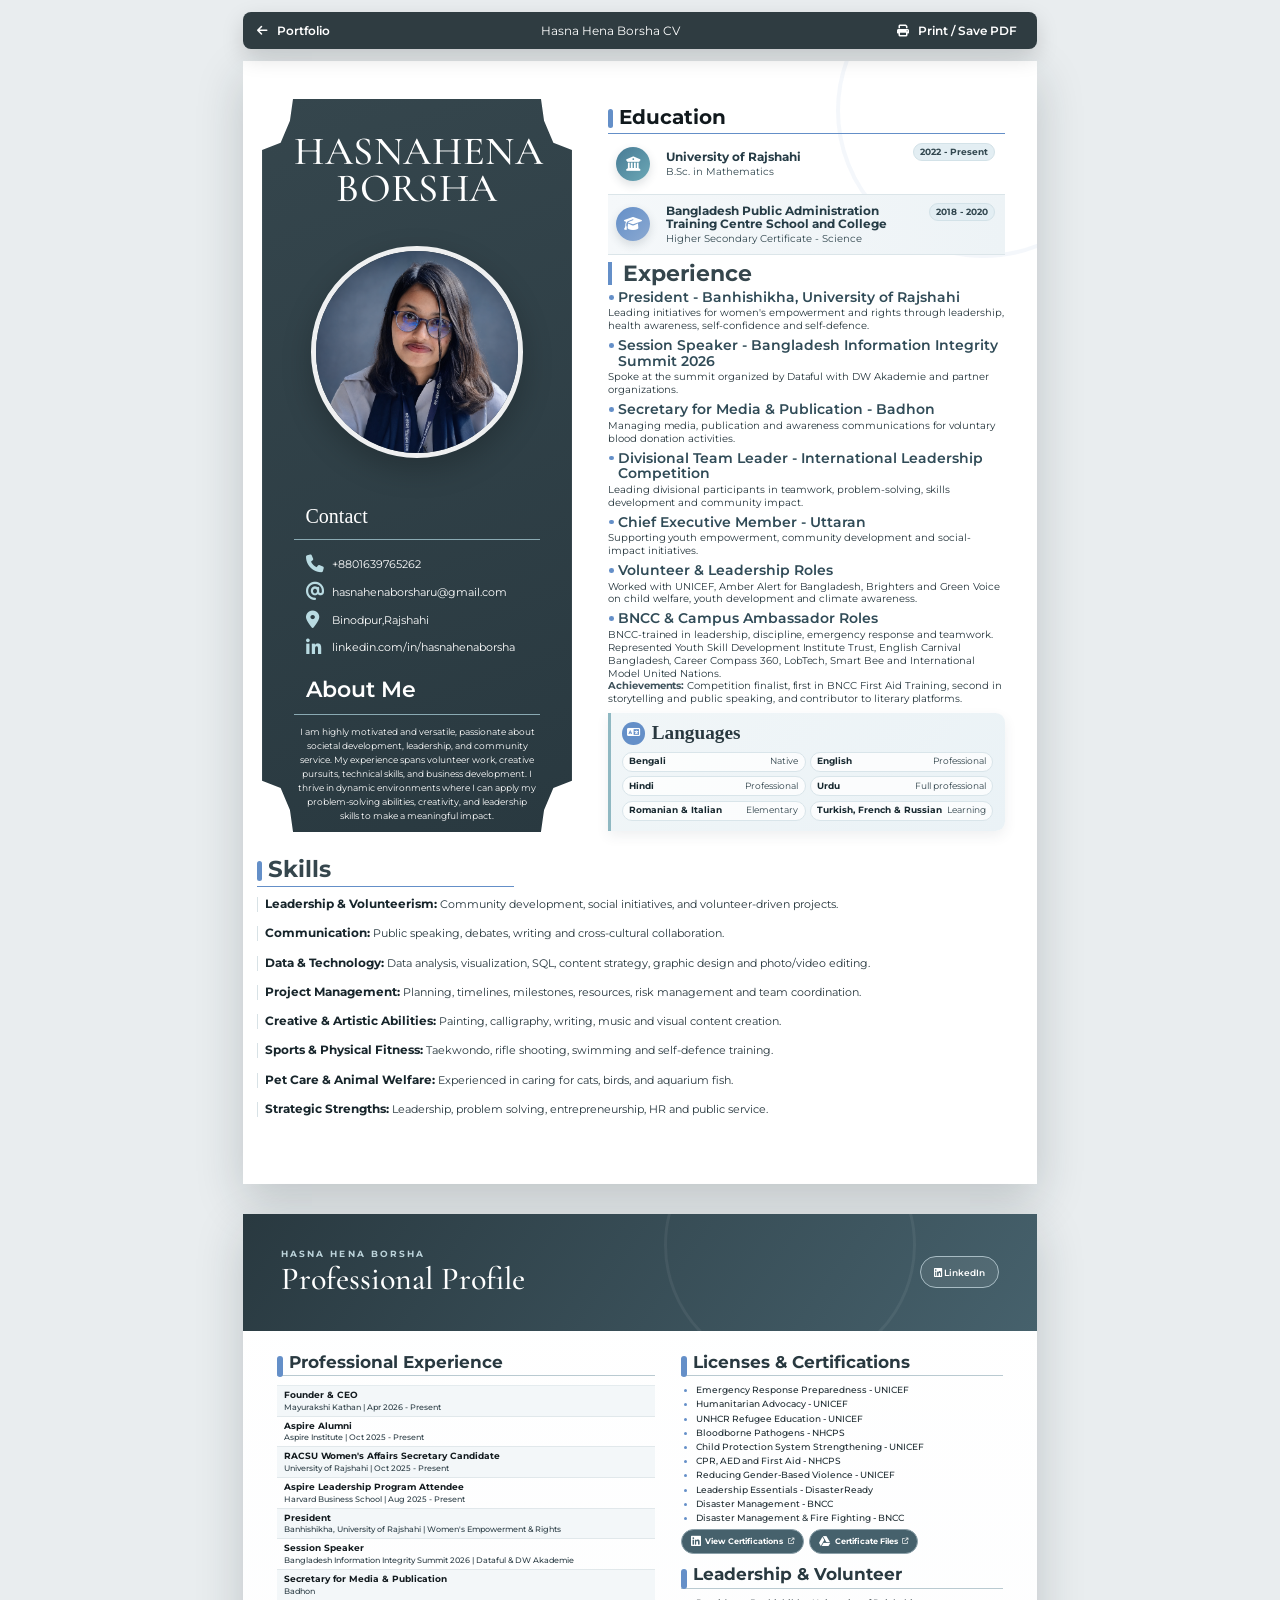
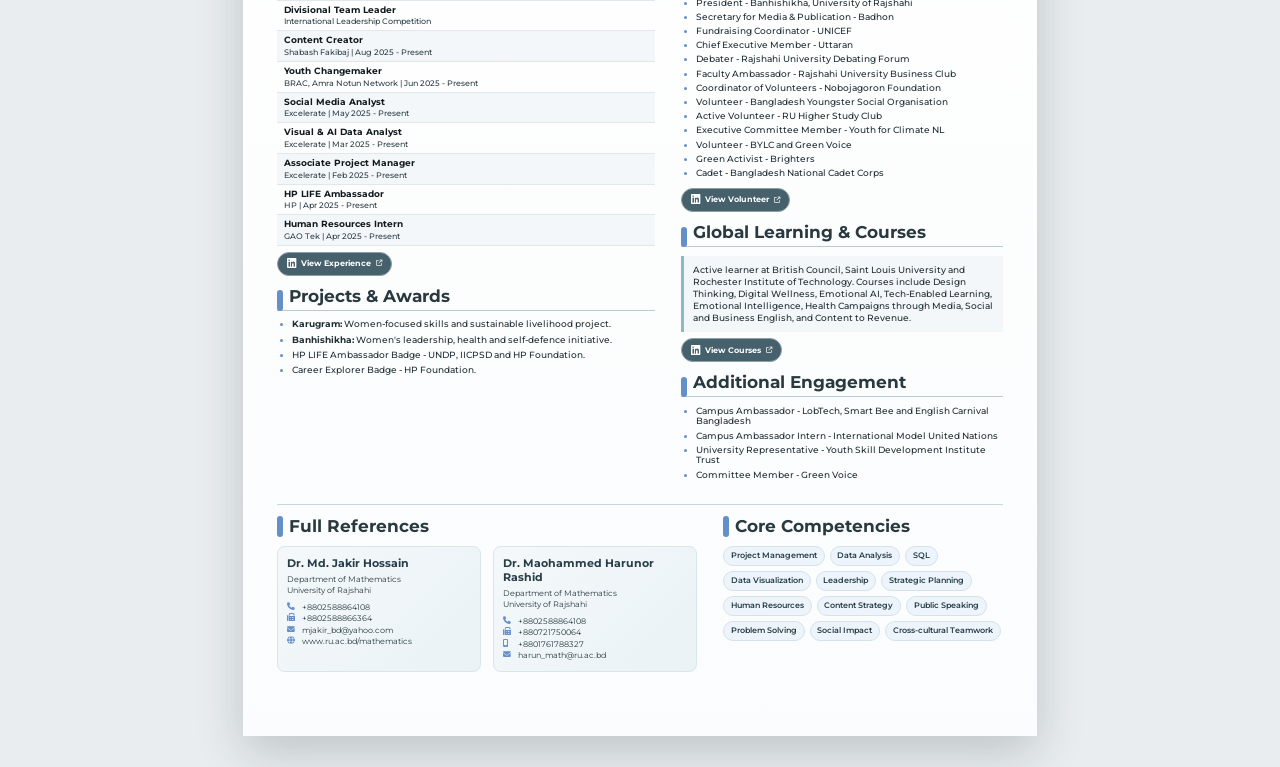
<file: cv/index.html>
<!doctype html><html lang="en"><head>
<meta charset="utf-8">
<meta name="viewport" content="width=device-width, initial-scale=1, user-scalable=yes">
<title>Hasna Hena Borsha | Professional CV</title>
<meta name="description" content="Professional CV of Hasna Hena Borsha, Founder and CEO, project manager, data analyst, youth leader, volunteer, Mathematics student and social-impact professional from Rajshahi, Bangladesh.">
<meta name="keywords" content="Hasna Hena Borsha CV, project manager, data analyst, leadership, volunteer, Mathematics, University of Rajshahi, social impact, Bangladesh">
<meta name="author" content="Hasna Hena Borsha">
<meta name="robots" content="index, follow, max-image-preview:large, max-snippet:-1, max-video-preview:-1">
<meta name="googlebot" content="index, follow">
<meta name="theme-color" content="#35464d">
<meta name="color-scheme" content="light">
<link rel="canonical" href="https://borsha.pages.dev/cv/">
<link rel="alternate" hreflang="en" href="https://borsha.pages.dev/cv/">
<link rel="icon" href="assets/favicon.svg" type="image/svg+xml">
<link rel="apple-touch-icon" href="assets/profile-professional.png">
<link rel="manifest" href="manifest.webmanifest">
<meta property="og:type" content="profile">
<meta property="profile:first_name" content="Hasna Hena">
<meta property="profile:last_name" content="Borsha">
<meta property="og:locale" content="en_US">
<meta property="og:site_name" content="Hasna Hena Borsha Portfolio">
<meta property="og:title" content="Hasna Hena Borsha | Professional CV">
<meta property="og:description" content="Explore the professional experience, education, certifications, leadership, volunteer work, projects and skills of Hasna Hena Borsha.">
<meta property="og:url" content="https://borsha.pages.dev/cv/">
<meta property="og:image" content="https://borsha.pages.dev/cv/assets/og-cv.png">
<meta property="og:image:secure_url" content="https://borsha.pages.dev/cv/assets/og-cv.png">
<meta property="og:image:type" content="image/png">
<meta property="og:image:width" content="1731">
<meta property="og:image:height" content="909">
<meta property="og:image:alt" content="Hasna Hena Borsha professional CV preview">
<meta name="twitter:card" content="summary_large_image">
<meta name="twitter:title" content="Hasna Hena Borsha | Professional CV">
<meta name="twitter:description" content="Experience, education, certifications, leadership, volunteer work, projects and professional skills.">
<meta name="twitter:image" content="https://borsha.pages.dev/cv/assets/og-cv.png">
<meta name="twitter:image:alt" content="Hasna Hena Borsha professional CV preview">
<link rel="preconnect" href="https://fonts.googleapis.com"><link rel="preconnect" href="https://fonts.gstatic.com" crossorigin>
<link href="https://fonts.googleapis.com/css2?family=Cormorant+Garamond:wght@500&family=Montserrat:wght@400;500;600;700&display=swap" rel="stylesheet">
<link rel="stylesheet" href="https://cdnjs.cloudflare.com/ajax/libs/font-awesome/6.7.2/css/all.min.css"><link rel="stylesheet" href="style.css">
<script type="application/ld+json">{"@context":"https://schema.org","@type":"Person","name":"Hasna Hena Borsha","url":"https://borsha.pages.dev/cv/","image":"https://borsha.pages.dev/cv/assets/profile-professional.png","email":"mailto:hasnahenaborsharu@gmail.com","telephone":"+8801639765262","address":{"@type":"PostalAddress","addressLocality":"Rajshahi","addressCountry":"BD"},"alumniOf":{"@type":"CollegeOrUniversity","name":"University of Rajshahi"},"jobTitle":["Founder and CEO","Project Manager","Data Analyst"],"sameAs":["https://www.linkedin.com/in/hasnahenaborsha","https://github.com/HasnaHenaBorsha"]}</script>
</head><body>
<nav class="toolbar"><a href="../"><i class="fa-solid fa-arrow-left"></i> Portfolio</a><span>Hasna Hena Borsha CV</span><button id="printCv" type="button"><i class="fa-solid fa-print"></i> Print / Save PDF</button></nav>
<main class="document">
<section class="cv-page page-one" aria-label="CV page 1">
  <aside class="sidebar"><h1>HASNAHENA<br>BORSHA</h1><img class="portrait" src="assets/profile-professional.png" alt="Professional portrait of Hasna Hena Borsha">
    <section class="contact"><h2>Contact</h2><ul><li><i class="fa-solid fa-phone"></i><a href="tel:+8801639765262">+8801639765262</a></li><li><i class="fa-solid fa-at"></i><a href="mailto:hasnahenaborsharu@gmail.com">hasnahenaborsharu@gmail.com</a></li><li><i class="fa-solid fa-location-dot"></i><span>Binodpur,Rajshahi</span></li><li><i class="fa-brands fa-linkedin-in"></i><a href="https://www.linkedin.com/in/hasnahenaborsha" target="_blank" rel="noopener noreferrer">linkedin.com/in/hasnahenaborsha</a></li></ul></section>
    <section class="about"><h2>About Me</h2><p>I am highly motivated and versatile, passionate about societal development, leadership, and community service. My experience spans volunteer work, creative pursuits, technical skills, and business development. I thrive in dynamic environments where I can apply my problem-solving abilities, creativity, and leadership skills to make a meaningful impact.</p></section>
  </aside>
  <div class="main-info">
    <section class="education"><h2>Education</h2><div class="education-row"><span class="education-icon university-icon"><i class="fa-solid fa-building-columns"></i></span><div class="education-copy"><h3>University of Rajshahi</h3><p>B.Sc. in Mathematics</p></div><strong>2022 - Present</strong></div><div class="education-row"><span class="education-icon college-icon"><i class="fa-solid fa-graduation-cap"></i></span><div class="education-copy"><h3>Bangladesh Public Administration Training Centre School and College</h3><p>Higher Secondary Certificate - Science</p></div><strong>2018 - 2020</strong></div></section>
    <section class="experience"><h2>Experience</h2><h3>President - Banhishikha, University of Rajshahi</h3><p>Leading initiatives for women's empowerment and rights through leadership, health awareness, self-confidence and self-defence.</p>
      <h3>Session Speaker - Bangladesh Information Integrity Summit 2026</h3><p>Spoke at the summit organized by Dataful with DW Akademie and partner organizations.</p>
      <h3>Secretary for Media &amp; Publication - Badhon</h3><p>Managing media, publication and awareness communications for voluntary blood donation activities.</p>
      <h3>Divisional Team Leader - International Leadership Competition</h3><p>Leading divisional participants in teamwork, problem-solving, skills development and community impact.</p>
      <h3>Chief Executive Member - Uttaran</h3><p>Supporting youth empowerment, community development and social-impact initiatives.</p>
      <h3>Volunteer &amp; Leadership Roles</h3><p>Worked with UNICEF, Amber Alert for Bangladesh, Brighters and Green Voice on child welfare, youth development and climate awareness.</p>
      <h3>BNCC &amp; Campus Ambassador Roles</h3><p>BNCC-trained in leadership, discipline, emergency response and teamwork. Represented Youth Skill Development Institute Trust, English Carnival Bangladesh, Career Compass 360, LobTech, Smart Bee and International Model United Nations.</p>
      <p><b>Achievements:</b> Competition finalist, first in BNCC First Aid Training, second in storytelling and public speaking, and contributor to literary platforms.</p>
    </section>
    <section class="languages"><h2><i class="fa-solid fa-language"></i> Languages</h2><div class="language-list"><span><b>Bengali</b> Native</span><span><b>English</b> Professional</span><span><b>Hindi</b> Professional</span><span><b>Urdu</b> Full professional</span><span><b>Romanian &amp; Italian</b> Elementary</span><span><b>Turkish, French &amp; Russian</b> Learning</span></div></section>
  </div>
  <section class="skills"><h2>Skills</h2><p><b>Leadership &amp; Volunteerism:</b> Community development, social initiatives, and volunteer-driven projects.</p><p><b>Communication:</b> Public speaking, debates, writing and cross-cultural collaboration.</p><p><b>Data &amp; Technology:</b> Data analysis, visualization, SQL, content strategy, graphic design and photo/video editing.</p><p><b>Project Management:</b> Planning, timelines, milestones, resources, risk management and team coordination.</p><p><b>Creative &amp; Artistic Abilities:</b> Painting, calligraphy, writing, music and visual content creation.</p><p><b>Sports &amp; Physical Fitness:</b> Taekwondo, rifle shooting, swimming and self-defence training.</p><p><b>Pet Care &amp; Animal Welfare:</b> Experienced in caring for cats, birds, and aquarium fish.</p><p><b>Strategic Strengths:</b> Leadership, problem solving, entrepreneurship, HR and public service.</p></section>
</section>

<section class="cv-page page-two updated-page" aria-label="CV page 2">
  <header class="resume-header"><div><p>HASNA HENA BORSHA</p><h2>Professional Profile</h2></div><a href="https://www.linkedin.com/in/hasnahenaborsha" target="_blank" rel="noopener noreferrer"><i class="fa-brands fa-linkedin"></i> LinkedIn</a></header>
  <div class="resume-columns">
    <div class="resume-column">
      <section class="resume-section has-section-link"><h2>Professional Experience</h2><div class="role-list">
        <p><b>Founder &amp; CEO</b><span>Mayurakshi Kathan | Apr 2026 - Present</span></p><p><b>Aspire Alumni</b><span>Aspire Institute | Oct 2025 - Present</span></p><p><b>RACSU Women's Affairs Secretary Candidate</b><span>University of Rajshahi | Oct 2025 - Present</span></p><p><b>Aspire Leadership Program Attendee</b><span>Harvard Business School | Aug 2025 - Present</span></p><p><b>President</b><span>Banhishikha, University of Rajshahi | Women's Empowerment &amp; Rights</span></p><p><b>Session Speaker</b><span>Bangladesh Information Integrity Summit 2026 | Dataful &amp; DW Akademie</span></p><p><b>Secretary for Media &amp; Publication</b><span>Badhon</span></p><p><b>Divisional Team Leader</b><span>International Leadership Competition</span></p><p><b>Content Creator</b><span>Shabash Fakibaj | Aug 2025 - Present</span></p><p><b>Youth Changemaker</b><span>BRAC, Amra Notun Network | Jun 2025 - Present</span></p><p><b>Social Media Analyst</b><span>Excelerate | May 2025 - Present</span></p><p><b>Visual &amp; AI Data Analyst</b><span>Excelerate | Mar 2025 - Present</span></p><p><b>Associate Project Manager</b><span>Excelerate | Feb 2025 - Present</span></p><p><b>HP LIFE Ambassador</b><span>HP | Apr 2025 - Present</span></p><p><b>Human Resources Intern</b><span>GAO Tek | Apr 2025 - Present</span></p>
      </div><a class="section-profile-link" href="https://www.linkedin.com/in/hasnahenaborsha/details/experience/" target="_blank" rel="noopener noreferrer"><i class="fa-brands fa-linkedin"></i> View Experience <i class="fa-solid fa-arrow-up-right-from-square"></i></a></section>
      <section class="resume-section"><h2>Projects &amp; Awards</h2><ul><li><b>Karugram:</b> Women-focused skills and sustainable livelihood project.</li><li><b>Banhishikha:</b> Women's leadership, health and self-defence initiative.</li><li>HP LIFE Ambassador Badge - UNDP, IICPSD and HP Foundation.</li><li>Career Explorer Badge - HP Foundation.</li></ul></section>
    </div>
    <div class="resume-column">
      <section class="resume-section"><h2>Licenses &amp; Certifications</h2><ul class="dense-list"><li>Emergency Response Preparedness - UNICEF</li><li>Humanitarian Advocacy - UNICEF</li><li>UNHCR Refugee Education - UNICEF</li><li>Bloodborne Pathogens - NHCPS</li><li>Child Protection System Strengthening - UNICEF</li><li>CPR, AED and First Aid - NHCPS</li><li>Reducing Gender-Based Violence - UNICEF</li><li>Leadership Essentials - DisasterReady</li><li>Disaster Management - BNCC</li><li>Disaster Management &amp; Fire Fighting - BNCC</li></ul><div class="credential-actions"><a class="credential-link" href="https://www.linkedin.com/in/hasnahenaborsha/details/certifications/" target="_blank" rel="noopener noreferrer" aria-label="View all certifications on LinkedIn"><i class="fa-brands fa-linkedin"></i><span>View Certifications</span><i class="fa-solid fa-arrow-up-right-from-square"></i></a><a class="credential-link drive-link" href="https://drive.google.com/drive/folders/1Pi4i0VZjunY_saA0-ICq05vXhB8y-dGp?usp=sharing" target="_blank" rel="noopener noreferrer" aria-label="View certification files on Google Drive"><i class="fa-brands fa-google-drive"></i><span>Certificate Files</span><i class="fa-solid fa-arrow-up-right-from-square"></i></a></div></section>
      <section class="resume-section has-section-link"><h2>Leadership &amp; Volunteer</h2><ul class="dense-list"><li>President - Banhishikha, University of Rajshahi</li><li>Secretary for Media &amp; Publication - Badhon</li><li>Fundraising Coordinator - UNICEF</li><li>Chief Executive Member - Uttaran</li><li>Debater - Rajshahi University Debating Forum</li><li>Faculty Ambassador - Rajshahi University Business Club</li><li>Coordinator of Volunteers - Nobojagoron Foundation</li><li>Volunteer - Bangladesh Youngster Social Organisation</li><li>Active Volunteer - RU Higher Study Club</li><li>Executive Committee Member - Youth for Climate NL</li><li>Volunteer - BYLC and Green Voice</li><li>Green Activist - Brighters</li><li>Cadet - Bangladesh National Cadet Corps</li></ul><a class="section-profile-link" href="https://www.linkedin.com/in/hasnahenaborsha/details/volunteering-experiences/" target="_blank" rel="noopener noreferrer"><i class="fa-brands fa-linkedin"></i> View Volunteer <i class="fa-solid fa-arrow-up-right-from-square"></i></a></section>
      <section class="resume-section has-section-link"><h2>Global Learning &amp; Courses</h2><p class="compact-copy">Active learner at British Council, Saint Louis University and Rochester Institute of Technology. Courses include Design Thinking, Digital Wellness, Emotional AI, Tech-Enabled Learning, Emotional Intelligence, Health Campaigns through Media, Social and Business English, and Content to Revenue.</p><a class="section-profile-link" href="https://www.linkedin.com/in/hasnahenaborsha/details/courses/" target="_blank" rel="noopener noreferrer"><i class="fa-brands fa-linkedin"></i> View Courses <i class="fa-solid fa-arrow-up-right-from-square"></i></a></section>
      <section class="resume-section"><h2>Additional Engagement</h2><ul class="dense-list"><li>Campus Ambassador - LobTech, Smart Bee and English Carnival Bangladesh</li><li>Campus Ambassador Intern - International Model United Nations</li><li>University Representative - Youth Skill Development Institute Trust</li><li>Committee Member - Green Voice</li></ul></section>
    </div>
  </div>
  <div class="page-two-bottom">
    <section class="bottom-section full-references"><h2>Full References</h2><div class="reference-detail-grid">
      <article><h3>Dr. Md. Jakir Hossain</h3><p>Department of Mathematics<br>University of Rajshahi</p><ul><li><i class="fa-solid fa-phone"></i><a href="tel:+8802588864108">+8802588864108</a></li><li><i class="fa-solid fa-fax"></i><a href="tel:+8802588866364">+8802588866364</a></li><li><i class="fa-solid fa-envelope"></i><a href="mailto:mjakir_bd@yahoo.com">mjakir_bd@yahoo.com</a></li><li><i class="fa-solid fa-globe"></i><a href="https://www.ru.ac.bd/mathematics" target="_blank" rel="noopener noreferrer">www.ru.ac.bd/mathematics</a></li></ul></article>
      <article><h3>Dr. Maohammed Harunor Rashid</h3><p>Department of Mathematics<br>University of Rajshahi</p><ul><li><i class="fa-solid fa-phone"></i><a href="tel:+8802588864108">+8802588864108</a></li><li><i class="fa-solid fa-fax"></i><a href="tel:+880721750064">+880721750064</a></li><li><i class="fa-solid fa-mobile-screen"></i><a href="tel:+8801761788327">+8801761788327</a></li><li><i class="fa-solid fa-envelope"></i><a href="mailto:harun_math@ru.ac.bd">harun_math@ru.ac.bd</a></li></ul></article>
    </div></section>
    <section class="bottom-section competencies"><h2>Core Competencies</h2><div class="competency-tags"><span>Project Management</span><span>Data Analysis</span><span>SQL</span><span>Data Visualization</span><span>Leadership</span><span>Strategic Planning</span><span>Human Resources</span><span>Content Strategy</span><span>Public Speaking</span><span>Problem Solving</span><span>Social Impact</span><span>Cross-cultural Teamwork</span></div></section>
  </div>
</section>
</main><script src="main.js"></script></body></html>
</file>
<file: assets/css/style.css>
:root {
      --neon-green: #00ff41;
      --neon-pink: #ff00ff;
      --neon-blue: #00ffff;
      --dark-bg: #0a0a0a;
      --darker-bg: #050505;
    }

    html, body {
      margin: 0;
      padding: 0;
      scroll-behavior: smooth;
      background: var(--dark-bg);
      font-family: 'Share Tech Mono', monospace;
      color: white;
      overflow-x: hidden;
      padding-top: 70px;
    }

    canvas.matrix-rain {
  position: fixed;
  top: 0;
  left: 0;
  width: 100vw;
  height: 100vh;
  opacity: 0.1;
  z-index: 0; /* was -1 — set to 0 or at least not negative */
  pointer-events: none;
}

    /* ======= NAVBAR ======= */
    .navbar {
      position: fixed;
      top: 0;
      width: 100%;
      z-index: 999;
      background: var(--darker-bg);
      border-bottom: 1px solid var(--neon-green);
      box-shadow: 0 0 10px rgba(0, 255, 65, 0.2);
    }

    .navbar-brand {
      font-family: 'Orbitron', sans-serif;
      font-weight: 600;
      font-size: 1.2rem;
      color: var(--neon-green) !important;
      letter-spacing: 2px;
    }

    .navbar-brand::before {
      content: ">";
      margin-right: 10px;
      color: var(--neon-pink);
    }

    .nav-link {
      color: white !important;
      position: relative;
      transition: all 0.3s ease;
      padding: 0.5rem 1rem;
      display: flex;
      align-items: center;
      gap: 8px;
    }

    .nav-link i {
      transition: all 0.3s ease;
    }

    /* Menu item colors */
    .nav-item:nth-child(1) .nav-link { color: #00ff41 !important; } /* Green */
    .nav-item:nth-child(2) .nav-link { color: #00ffff !important; } /* Cyan */
    .nav-item:nth-child(3) .nav-link { color: #ff00ff !important; } /* Pink */
    .nav-item:nth-child(4) .nav-link { color: #ff6b6b !important; } /* Red */
    .nav-item:nth-child(5) .nav-link { color: #4ecdc4 !important; } /* Teal */
    .nav-item:nth-child(6) .nav-link { color: #ffd93d !important; } /* Yellow */

    .nav-link:hover, .nav-link.active {
      text-shadow: 0 0 8px currentColor;
      transform: translateY(-2px);
    }

    .nav-link:hover i, .nav-link.active i {
      transform: scale(1.08);
    }

    .nav-link::after {
      content: '';
      position: absolute;
      left: 0;
      bottom: 0;
      width: 0;
      height: 2px;
      background: currentColor;
      transition: width 0.3s ease;
      box-shadow: 0 0 8px currentColor;
    }

    .nav-link:hover::after, .nav-link.active::after {
      width: 100%;
    }

    .nav-link::before {
      content: '';
      position: absolute;
      top: 0;
      left: 0;
      width: 100%;
      height: 100%;
      background: currentColor;
      opacity: 0;
      transition: opacity 0.3s ease;
      z-index: -1;
      border-radius: 4px;
    }

    .nav-link:hover::before {
      opacity: 0.1;
    }

    .navbar-toggler {
      border: 1px solid var(--neon-green);
    }

    .navbar-toggler-icon {
      background-image: url("data:image/svg+xml,%3csvg xmlns='http://www.w3.org/2000/svg' viewBox='0 0 30 30'%3e%3cpath stroke='rgba(0,255,65,1)' stroke-width='2' stroke-linecap='round' d='M4 7h22M4 15h22M4 23h22'/%3e%3c/svg%3e");
    }

  @media (max-width: 576px) {
  .navbar-brand {
    font-size: 4.5vw !important;
    white-space: nowrap !important;
    overflow: visible !important;
    text-overflow: unset !important;
    width: 100% !important;
    display: inline-block !important;
    letter-spacing: 1px;
  }

  .navbar {
    padding-left: 12px;
    padding-right: 12px;
  }
  }



      .nav-link {
        padding-left: 1rem !important;
      }

      .nav-link::after {
        bottom: 5px;
      }
    }

        /* ===== Hero Section ===== */
        .hero {
            height: 100vh;
            min-height: 600px;
            background: linear-gradient(rgba(0,0,0,0.7), rgba(0,0,0,0.9)), url('https://images.unsplash.com/photo-1639762681057-408e52192e55?q=80&w=2232&auto=format&fit=crop') no-repeat center center;
            background-size: cover;
            position: relative;
            display: flex;
            align-items: center;
            justify-content: center;
            text-align: center;

        }

        .profile-img {
            width: 200px;
            height: 200px;
            border-radius: 50%;
            border: 4px solid #00ff41;
            object-fit: cover;
            box-shadow: 0 0 40px rgba(0, 255, 65, 0.5);
            margin-bottom: 30px;
            transition: all 0.5s ease;
            animation: float 6s ease-in-out infinite;
            position: relative;
            z-index: 2;
        }

        .profile-img::before {
            content: '';
            position: absolute;
            top: -15px;
            left: -15px;
            right: -15px;
            bottom: -15px;
            border-radius: 50%;
            border: 3px solid #00ffff;
            animation: rotate 8s linear infinite;
            z-index: 1;
        }

        .profile-img::after {
            content: '';
            position: absolute;
            top: -30px;
            left: -30px;
            right: -30px;
            bottom: -30px;
            border-radius: 50%;
            border: 3px solid #ff00ff;
            animation: rotate 12s linear infinite reverse;
            z-index: 0;
        }

        @keyframes rotate {
            0% { transform: rotate(0deg); }
            100% { transform: rotate(360deg); }
        }

        @keyframes float {
            0% { transform: translateY(0px); }
            50% { transform: translateY(-20px); }
            100% { transform: translateY(0px); }
        }

        .profile-img:hover {
            border-color: #00ffff;
            box-shadow: 0 0 60px rgba(0, 255, 255, 0.6);
            transform: scale(1.05);
        }

        .profile-img:hover::before {
            border-color: #ff00ff;
            box-shadow: 0 0 30px rgba(255, 0, 255, 0.4);
        }

        .profile-img:hover::after {
            border-color: #00ff41;
            box-shadow: 0 0 30px rgba(0, 255, 65, 0.4);
        }

        .title-text {
            font-family: 'Orbitron', sans-serif;
            font-size: clamp(2rem, 6vw, 3.5rem);
            background: linear-gradient(90deg, var(--neon-green), var(--neon-blue));
            -webkit-background-clip: text;
            -webkit-text-fill-color: transparent;
            margin-bottom: 20px;
            text-shadow: 0 0 10px rgba(0, 255, 65, 0.3);
            transition: all 0.5s;
        }

        .title-text:hover {
            text-shadow: 0 0 20px rgba(0, 255, 65, 0.6);
            letter-spacing: 2px;
        }

        .subtitle {
            font-family: 'Share Tech Mono', monospace;
            font-size: clamp(0.9rem, 2.5vw, 1.2rem);
            margin-bottom: 30px;
            max-width: 800px;
            margin-left: auto;
            margin-right: auto;
            padding: 0 20px;
            transition: all 0.3s;
            display: flex;
            flex-wrap: wrap;
            justify-content: center;
            gap: 8px;
        }

        .subtitle span {
            display: inline-block;
            padding: 2px 8px;
            border-radius: 4px;
            background: rgba(255, 255, 255, 0.05);
            transition: all 0.3s ease;
            position: relative;
            overflow: hidden;
        }

        .subtitle span::before {
            content: '';
            position: absolute;
            top: 0;
            left: -100%;
            width: 100%;
            height: 100%;
            background: linear-gradient(90deg, transparent, rgba(255, 255, 255, 0.2), transparent);
            transition: 0.5s;
        }

        .subtitle span:hover::before {
            left: 100%;
        }

        .subtitle span:nth-child(1) { color: #00ff41; } /* Neon Green */
        .subtitle span:nth-child(2) { color: #00ffff; } /* Neon Blue */
        .subtitle span:nth-child(3) { color: #ff00ff; } /* Neon Pink */
        .subtitle span:nth-child(4) { color: #ff6b6b; } /* Coral */
        .subtitle span:nth-child(5) { color: #4ecdc4; } /* Turquoise */
        .subtitle span:nth-child(6) { color: #ffd93d; } /* Yellow */
        .subtitle span:nth-child(7) { color: #95e1d3; } /* Mint */
        .subtitle span:nth-child(8) { color: #fce38a; } /* Light Yellow */
        .subtitle span:nth-child(9) { color: #eaffd0; } /* Light Green */
        .subtitle span:nth-child(10) { color: #f38181; } /* Light Red */
        .subtitle span:nth-child(11) { color: #a8e6cf; } /* Mint Green */
        .subtitle span:nth-child(12) { color: #dcedc1; } /* Light Lime */

        .subtitle span:hover {
            transform: translateY(-2px);
            box-shadow: 0 5px 15px rgba(0, 255, 65, 0.2);
            text-shadow: 0 0 5px currentColor;
        }

        .social-icons {
            margin: 30px 0;
            display: flex;
            justify-content: center;
            flex-wrap: wrap;
        }

        .social-icons a {
            display: inline-flex;
            align-items: center;
            justify-content: center;
            width: 50px;
            height: 50px;
            background: rgba(255,255,255,0.1);
            border-radius: 50%;
            margin: 0 10px;
            color: white;
            font-size: 1.2rem;
            transition: all 0.3s;
            transform: scale(1);
            position: relative;
            overflow: hidden;
        }

        .social-icons a::before {
            content: '';
            position: absolute;
            top: 0;
            left: -100%;
            width: 100%;
            height: 100%;
            background: linear-gradient(90deg, transparent, rgba(0, 255, 65, 0.4), transparent);
            transition: 0.5s;
        }

        .social-icons a:hover {
            background: var(--neon-green);
            color: black;
            transform: translateY(-5px) scale(1.1);
            box-shadow: 0 5px 15px rgba(0, 255, 65, 0.4);
        }

        .social-icons a:hover::before {
            left: 100%;
        }

        /* ===== CV Download Button ===== */
        .btn-cv {
            background: transparent;
            color: var(--neon-green);
            border: 1px solid var(--neon-green);
            padding: 12px 30px;
            font-family: 'Share Tech Mono', monospace;
            text-transform: uppercase;
            letter-spacing: 1px;
            transition: all 0.3s;
            margin-top: 20px;
            position: relative;
            overflow: hidden;
            display: inline-block;
            text-decoration: none;
            box-shadow: 0 0 10px rgba(0, 255, 65, 0.2);
        }

        .btn-cv:hover {
            background: var(--neon-green);
            color: black;
            box-shadow: 0 0 20px rgba(0, 255, 65, 0.4);
            transform: translateY(-3px);
            letter-spacing: 2px;
        }

        .btn-cv::before {
            content: '';
            position: absolute;
            top: 0;
            left: -100%;
            width: 100%;
            height: 100%;
            background: linear-gradient(90deg, transparent, rgba(0, 255, 65, 0.4), transparent);
            transition: 0.5s;
        }

        .btn-cv:hover::before {
            left: 100%;
        }

        /* ===== Section Styling ===== */
        .section {
            padding: 80px 0;
            position: relative;
        }

        .section-title {
            font-family: 'Orbitron', sans-serif;
            font-size: clamp(1.8rem, 5vw, 2.5rem);
            margin-bottom: 50px;
            color: var(--neon-green);
            position: relative;
            display: inline-block;
            padding-left: 50px;
            transition: all 0.3s;
        }

        .section-title:hover {
            text-shadow: 0 0 10px var(--neon-green);
        }

        .section-title::before {
            content: '';
            position: absolute;
            left: 0;
            top: 50%;
            transform: translateY(-50%);
            width: 40px;
            height: 40px;
            background-size: contain;
            background-repeat: no-repeat;
            background-position: center;
            transition: all 0.3s;
        }

        .section-title:hover::before {
            filter: drop-shadow(0 0 5px var(--neon-green));
        }

        .section-title::after {
            content: '';
            position: absolute;
            width: 50%;
            height: 3px;
            bottom: -10px;
            left: 50px;
            background: linear-gradient(90deg, var(--neon-green), transparent);
            transition: all 0.3s;
        }

        .section-title:hover::after {
            width: 80%;
            box-shadow: 0 0 10px var(--neon-green);
        }

        #about .section-title::before {
            background-image: url("data:image/svg+xml,%3Csvg xmlns='http://www.w3.org/2000/svg' viewBox='0 0 24 24' fill='%2300ff41'%3E%3Cpath d='M12 2C6.48 2 2 6.48 2 12s4.48 10 10 10 10-4.48 10-10S17.52 2 12 2zm0 3c1.66 0 3 1.34 3 3s-1.34 3-3 3-3-1.34-3-3 1.34-3 3-3zm0 14.2c-2.5 0-4.71-1.28-6-3.22.03-1.99 4-3.08 6-3.08 1.99 0 5.97 1.09 6 3.08-1.29 1.94-3.5 3.22-6 3.22z'/%3E%3C/svg%3E");
        }

        #experience .section-title::before {
            background-image: url("data:image/svg+xml,%3Csvg xmlns='http://www.w3.org/2000/svg' viewBox='0 0 24 24' fill='%2300ff41'%3E%3Cpath d='M20 6h-4V4c0-1.11-.89-2-2-2h-4c-1.11 0-2 .89-2 2v2H4c-1.11 0-1.99.89-1.99 2L2 19c0 1.11.89 2 2 2h16c1.11 0 2-.89 2-2V8c0-1.11-.89-2-2-2zm-6 0h-4V4h4v2z'/%3E%3C/svg%3E");
        }

        #education .section-title::before {
            background-image: url("data:image/svg+xml,%3Csvg xmlns='http://www.w3.org/2000/svg' viewBox='0 0 24 24' fill='%2300ff41'%3E%3Cpath d='M5 13.18v4L12 21l7-3.82v-4L12 17l-7-3.82zM12 3L1 9l11 6 9-4.91V17h2V9L12 3z'/%3E%3C/svg%3E");
        }

        #certifications .section-title::before {
            background-image: url("data:image/svg+xml,%3Csvg xmlns='http://www.w3.org/2000/svg' viewBox='0 0 24 24' fill='%2300ff41'%3E%3Cpath d='M4 3h16v2H4zm4 8h3v10H8zm6 0h3v10h-3z'/%3E%3C/svg%3E");
        }

        #volunteer .section-title::before {
            background-image: url("data:image/svg+xml,%3Csvg xmlns='http://www.w3.org/2000/svg' viewBox='0 0 24 24' fill='%2300ff41'%3E%3Cpath d='M16 11c1.66 0 2.99-1.34 2.99-3S17.66 5 16 5c-1.66 0-3 1.34-3 3s1.34 3 3 3zm-8 0c1.66 0 2.99-1.34 2.99-3S9.66 5 8 5C6.34 5 5 6.34 5 8s1.34 3 3 3zm0 2c-2.33 0-7 1.17-7 3.5V19h14v-2.5c0-2.33-4.67-3.5-7-3.5z'/%3E%3C/svg%3E");
        }

        #contact .section-title::before {
            background-image: url("data:image/svg+xml,%3Csvg xmlns='http://www.w3.org/2000/svg' viewBox='0 0 24 24' fill='%2300ff41'%3E%3Cpath d='M20 4H4c-1.1 0-1.99.9-1.99 2L2 18c0 1.1.9 2 2 2h16c1.1 0 2-.9 2-2V6c0-1.1-.9-2-2-2zm0 4l-8 5-8-5V6l8 5 8-5v2z'/%3E%3C/svg%3E");
        }

        /* ===== About Section ===== */
        .about-content {
            background: rgba(10, 10, 10, 0.8);
            border: 1px solid rgba(0, 255, 65, 0.2);
            border-radius: 10px;
            padding: 30px;
            box-shadow: 0 0 30px rgba(0, 255, 65, 0.1);
            transition: all 0.3s;
            height: 100%;
        }

        .about-content:hover {
            transform: translateY(-5px);
            box-shadow: 0 10px 40px rgba(0, 255, 65, 0.2);
            border-color: var(--neon-green);
        }

        .about-text {
            font-size: 1.1rem;
            line-height: 1.8;
            margin-bottom: 30px;
            transition: all 0.3s;
        }

        .about-content:hover .about-text {
            color: #fff;
            text-shadow: 0 0 5px rgba(0, 255, 65, 0.5);
        }

        .badge-hacker {
            background: rgba(0, 255, 65, 0.1);
            color: var(--neon-green);
            border: 1px solid var(--neon-green);
            border-radius: 20px;
            padding: 8px 15px;
            margin: 5px;
            font-family: 'Share Tech Mono', monospace;
            display: inline-block;
            transition: all 0.3s;
            position: relative;
            overflow: hidden;
        }

        /* Individual skill colors */
        .badge-hacker:nth-child(1) { color: #00ff41; border-color: #00ff41; } /* Project Management - Neon Green */
        .badge-hacker:nth-child(2) { color: #00ffff; border-color: #00ffff; } /* Data Analysis - Cyan */
        .badge-hacker:nth-child(3) { color: #ff00ff; border-color: #ff00ff; } /* Leadership - Magenta */
        .badge-hacker:nth-child(4) { color: #ff6b6b; border-color: #ff6b6b; } /* Public Speaking - Coral */
        .badge-hacker:nth-child(5) { color: #4ecdc4; border-color: #4ecdc4; } /* Entrepreneurship - Teal */
        .badge-hacker:nth-child(6) { color: #95e1d3; border-color: #95e1d3; } /* Green Activism - Mint */
        .badge-hacker:nth-child(7) { color: #fce38a; border-color: #fce38a; } /* Social Activism - Yellow */
        .badge-hacker:nth-child(8) { color: #eaffd0; border-color: #eaffd0; } /* Art - Light Green */
        .badge-hacker:nth-child(9) { color: #f38181; border-color: #f38181; } /* Bibliophile - Light Red */
        .badge-hacker:nth-child(10) { color: #a8e6cf; border-color: #a8e6cf; } /* Traveller - Mint Green */
        .badge-hacker:nth-child(11) { color: #dcedc1; border-color: #dcedc1; } /* Animal Welfare - Light Lime */
        .badge-hacker:nth-child(12) { color: #ffd93d; border-color: #ffd93d; } /* Cadet - Yellow */

        .badge-hacker::before {
            content: '';
            position: absolute;
            top: 0;
            left: -100%;
            width: 100%;
            height: 100%;
            background: linear-gradient(90deg, transparent, rgba(255, 255, 255, 0.2), transparent);
            transition: 0.5s;
        }

        .badge-hacker:hover {
            transform: translateY(-3px);
            box-shadow: 0 5px 15px currentColor;
            text-shadow: 0 0 5px currentColor;
        }

        .badge-hacker:hover::before {
            left: 100%;
        }

        .badge-hacker i {
            transition: all 0.3s ease;
        }

        .badge-hacker:hover i {
            transform: scale(1.08);
        }

        .social-icons {
            margin: 30px 0;
            display: flex;
            justify-content: center;
            flex-wrap: wrap;
        }

        .social-icons a {
            display: inline-flex;
            align-items: center;
            justify-content: center;
            width: 50px;
            height: 50px;
            background: rgba(255,255,255,0.1);
            border-radius: 50%;
            margin: 0 10px;
            color: white;
            font-size: 1.2rem;
            transition: all 0.3s;
            transform: scale(1);
            position: relative;
            overflow: hidden;
        }

        .social-icons a::before {
            content: '';
            position: absolute;
            top: 0;
            left: -100%;
            width: 100%;
            height: 100%;
            background: linear-gradient(90deg, transparent, rgba(0, 255, 65, 0.4), transparent);
            transition: 0.5s;
        }

        .social-icons a:hover {
            background: var(--neon-green);
            color: black;
            transform: translateY(-5px) scale(1.1);
            box-shadow: 0 5px 15px rgba(0, 255, 65, 0.4);
        }

        .social-icons a:hover::before {
            left: 100%;
        }

        /* ===== CV Download Button ===== */
        .btn-cv {
            background: transparent;
            color: var(--neon-green);
            border: 1px solid var(--neon-green);
            padding: 12px 30px;
            font-family: 'Share Tech Mono', monospace;
            text-transform: uppercase;
            letter-spacing: 1px;
            transition: all 0.3s;
            margin-top: 20px;
            position: relative;
            overflow: hidden;
            display: inline-block;
            text-decoration: none;
            box-shadow: 0 0 10px rgba(0, 255, 65, 0.2);
        }

        .btn-cv:hover {
            background: var(--neon-green);
            color: black;
            box-shadow: 0 0 20px rgba(0, 255, 65, 0.4);
            transform: translateY(-3px);
            letter-spacing: 2px;
        }

        .btn-cv::before {
            content: '';
            position: absolute;
            top: 0;
            left: -100%;
            width: 100%;
            height: 100%;
            background: linear-gradient(90deg, transparent, rgba(0, 255, 65, 0.4), transparent);
            transition: 0.5s;
        }

        .btn-cv:hover::before {
            left: 100%;
        }

        /* ===== Section Styling ===== */
        .section {
            padding: 80px 0;
            position: relative;
        }

        .section-title {
            font-family: 'Orbitron', sans-serif;
            font-size: clamp(1.8rem, 5vw, 2.5rem);
            margin-bottom: 50px;
            color: var(--neon-green);
            position: relative;
            display: inline-block;
            padding-left: 50px;
            transition: all 0.3s;
        }

        .section-title:hover {
            text-shadow: 0 0 10px var(--neon-green);
        }

        .section-title::before {
            content: '';
            position: absolute;
            left: 0;
            top: 50%;
            transform: translateY(-50%);
            width: 40px;
            height: 40px;
            background-size: contain;
            background-repeat: no-repeat;
            background-position: center;
            transition: all 0.3s;
        }

        .section-title:hover::before {
            filter: drop-shadow(0 0 5px var(--neon-green));
        }

        .section-title::after {
            content: '';
            position: absolute;
            width: 50%;
            height: 3px;
            bottom: -10px;
            left: 50px;
            background: linear-gradient(90deg, var(--neon-green), transparent);
            transition: all 0.3s;
        }

        .section-title:hover::after {
            width: 80%;
            box-shadow: 0 0 10px var(--neon-green);
        }

        #about .section-title::before {
            background-image: url("data:image/svg+xml,%3Csvg xmlns='http://www.w3.org/2000/svg' viewBox='0 0 24 24' fill='%2300ff41'%3E%3Cpath d='M12 2C6.48 2 2 6.48 2 12s4.48 10 10 10 10-4.48 10-10S17.52 2 12 2zm0 3c1.66 0 3 1.34 3 3s-1.34 3-3 3-3-1.34-3-3 1.34-3 3-3zm0 14.2c-2.5 0-4.71-1.28-6-3.22.03-1.99 4-3.08 6-3.08 1.99 0 5.97 1.09 6 3.08-1.29 1.94-3.5 3.22-6 3.22z'/%3E%3C/svg%3E");
        }

        #experience .section-title::before {
            background-image: url("data:image/svg+xml,%3Csvg xmlns='http://www.w3.org/2000/svg' viewBox='0 0 24 24' fill='%2300ff41'%3E%3Cpath d='M20 6h-4V4c0-1.11-.89-2-2-2h-4c-1.11 0-2 .89-2 2v2H4c-1.11 0-1.99.89-1.99 2L2 19c0 1.11.89 2 2 2h16c1.11 0 2-.89 2-2V8c0-1.11-.89-2-2-2zm-6 0h-4V4h4v2z'/%3E%3C/svg%3E");
        }

        #education .section-title::before {
            background-image: url("data:image/svg+xml,%3Csvg xmlns='http://www.w3.org/2000/svg' viewBox='0 0 24 24' fill='%2300ff41'%3E%3Cpath d='M5 13.18v4L12 21l7-3.82v-4L12 17l-7-3.82zM12 3L1 9l11 6 9-4.91V17h2V9L12 3z'/%3E%3C/svg%3E");
        }

        #certifications .section-title::before {
            background-image: url("data:image/svg+xml,%3Csvg xmlns='http://www.w3.org/2000/svg' viewBox='0 0 24 24' fill='%2300ff41'%3E%3Cpath d='M4 3h16v2H4zm4 8h3v10H8zm6 0h3v10h-3z'/%3E%3C/svg%3E");
        }

        #volunteer .section-title::before {
            background-image: url("data:image/svg+xml,%3Csvg xmlns='http://www.w3.org/2000/svg' viewBox='0 0 24 24' fill='%2300ff41'%3E%3Cpath d='M16 11c1.66 0 2.99-1.34 2.99-3S17.66 5 16 5c-1.66 0-3 1.34-3 3s1.34 3 3 3zm-8 0c1.66 0 2.99-1.34 2.99-3S9.66 5 8 5C6.34 5 5 6.34 5 8s1.34 3 3 3zm0 2c-2.33 0-7 1.17-7 3.5V19h14v-2.5c0-2.33-4.67-3.5-7-3.5z'/%3E%3C/svg%3E");
        }

        #contact .section-title::before {
            background-image: url("data:image/svg+xml,%3Csvg xmlns='http://www.w3.org/2000/svg' viewBox='0 0 24 24' fill='%2300ff41'%3E%3Cpath d='M20 4H4c-1.1 0-1.99.9-1.99 2L2 18c0 1.1.9 2 2 2h16c1.1 0 2-.9 2-2V6c0-1.1-.9-2-2-2zm0 4l-8 5-8-5V6l8 5 8-5v2z'/%3E%3C/svg%3E");
        }

        /* ===== About Section ===== */
        .about-content {
            background: rgba(10, 10, 10, 0.8);
            border: 1px solid rgba(0, 255, 65, 0.2);
            border-radius: 10px;
            padding: 30px;
            box-shadow: 0 0 30px rgba(0, 255, 65, 0.1);
            transition: all 0.3s;
            height: 100%;
        }

        .about-content:hover {
            transform: translateY(-5px);
            box-shadow: 0 10px 40px rgba(0, 255, 65, 0.2);
            border-color: var(--neon-green);
        }

        .about-text {
            font-size: 1.1rem;
            line-height: 1.8;
            margin-bottom: 30px;
            transition: all 0.3s;
        }

        .about-content:hover .about-text {
            color: #fff;
            text-shadow: 0 0 5px rgba(0, 255, 65, 0.5);
        }

        .badge-hacker {
            background: rgba(0, 255, 65, 0.1);
            color: var(--neon-green);
            border: 1px solid var(--neon-green);
            border-radius: 20px;
            padding: 8px 15px;
            margin: 5px;
            font-family: 'Share Tech Mono', monospace;
            display: inline-block;
            transition: all 0.3s;
            position: relative;
            overflow: hidden;
        }

        .badge-hacker::before {
            content: '';
            position: absolute;
            top: 0;
            left: -100%;
            width: 100%;
            height: 100%;
            background: linear-gradient(90deg, transparent, rgba(255, 255, 255, 0.2), transparent);
            transition: 0.5s;
        }

        .badge-hacker:hover {
            transform: translateY(-3px);
            box-shadow: 0 5px 15px currentColor;
            text-shadow: 0 0 5px currentColor;
        }

        .badge-hacker:hover::before {
            left: 100%;
        }

        .badge-hacker i {
            transition: all 0.3s ease;
        }

        .badge-hacker:hover i {
            transform: scale(1.08);
        }

        /* ===== Vertical Timeline ===== */
        .timeline {
            position: relative;
            max-width: 1200px;
            margin: 0 auto;
            padding: 20px 0;
        }

        .timeline::before {
            content: '';
            position: absolute;
            width: 2px;
            background: var(--neon-green);
            top: 0;
            bottom: 0;
            left: 50%;
            margin-left: -1px;
            box-shadow: 0 0 10px var(--neon-green);
        }

        .timeline-item {
            padding: 10px 40px;
            position: relative;
            width: 50%;
            box-sizing: border-box;
            margin-bottom: 30px;
            opacity: 0;
            transform: translateY(20px);
            transition: all 0.5s ease;
        }

        .timeline-item.visible {
            opacity: 1;
            transform: translateY(0);
        }

        .timeline-item:nth-child(odd) {
            left: 0;
        }

        .timeline-item:nth-child(even) {
            left: 50%;
        }

        .timeline-item::after {
            content: '';
            position: absolute;
            width: 20px;
            height: 20px;
            background: var(--neon-green);
            border-radius: 50%;
            top: 15px;
            z-index: 1;
            box-shadow: 0 0 10px var(--neon-green);
        }

        .timeline-item:nth-child(odd)::after {
            right: -10px;
        }

        .timeline-item:nth-child(even)::after {
            left: -10px;
        }

        .timeline-content {
            padding: 20px;
            background: rgba(10, 10, 10, 0.8);
            border: 1px solid var(--neon-green);
            border-radius: 5px;
            box-shadow: 0 0 10px rgba(0, 255, 65, 0.2);
            transition: all 0.3s;
        }

        .timeline-content:hover {
            transform: translateY(-5px);
            box-shadow: 0 5px 20px rgba(0, 255, 65, 0.3);
            border-color: var(--neon-blue);
        }

        .timeline-content h3 {
            color: var(--neon-green);
            margin-bottom: 10px;
            display: flex;
            align-items: center;
        }

        .timeline-content h3 i {
            margin-right: 10px;
            transition: all 0.3s;
        }

        .timeline-content:hover h3 i {
            transform: scale(1.08);
        }

        .timeline-date {
            color: #aaa;
            font-family: 'Share Tech Mono', monospace;
            margin-bottom: 10px;
            display: block;
        }

        .timeline-content:hover .timeline-date {
            color: var(--neon-green);
        }


        @media (max-width: 768px) {
  .timeline::before {
    left: 30px;
  }

  .timeline-item {
    width: 100% !important;
    left: 0 !important;
    padding-left: 60px;
    padding-right: 20px;
  }

  .timeline-item::after {
    left: 18px !important;
    right: auto !important;
  }

  .timeline-content {
    text-align: left;
  }
}


        /* ===== Contact Info Section ===== */
        .contact-info {
            background: rgba(10, 10, 10, 0.8);
            border: 1px solid var(--neon-green);
            border-radius: 10px;
            padding: 30px;
            box-shadow: 0 0 20px rgba(0, 255, 65, 0.1);
            transition: all 0.3s;
        }

        .contact-info:hover {
            transform: translateY(-5px);
            box-shadow: 0 10px 30px rgba(0, 255, 65, 0.2);
            border-color: var(--neon-blue);
        }

        .contact-item {
            margin-bottom: 20px;
            padding-left: 40px;
            position: relative;
            transition: all 0.3s;
        }

        .contact-item:hover {
            transform: translateX(10px);
        }

        .contact-item i {
            position: absolute;
            left: 0;
            top: 5px;
            color: var(--neon-green);
            font-size: 1.2rem;
            transition: all 0.3s;
        }

        .contact-item:hover i {
            color: var(--neon-pink);
            transform: scale(1.08);
        }

        .contact-item h4 {
            color: var(--neon-green);
            margin-bottom: 5px;
            font-family: 'Orbitron', sans-serif;
            transition: all 0.3s;
        }

        .contact-item:hover h4 {
            color: var(--neon-blue);
            text-shadow: 0 0 5px var(--neon-blue);
        }

        .contact-item p, .contact-item a {
            color: white;
            font-family: 'Share Tech Mono', monospace;
            margin-bottom: 0;
            transition: all 0.3s;
        }

        .contact-item:hover p {
            color: var(--neon-green);
        }

        .contact-item a:hover {
            color: var(--neon-pink);
            text-decoration: none;
        }

        /* ===== Footer ===== */
        .footer {
            background: var(--darker-bg);
            padding: 50px 0 20px;
            border-top: 1px solid rgba(0, 255, 65, 0.1);
        }

        .footer-links {
            display: flex;
            justify-content: center;
            flex-wrap: wrap;
            margin-bottom: 30px;
        }

        .footer-links a {
            color: #aaa;
            margin: 0 15px;
            transition: all 0.3s;
            position: relative;
            display: flex;
            align-items: center;
            padding: 5px 10px;
            border-radius: 5px;
        }

        /* Individual footer link colors */
        .footer-links a:nth-child(1) { color: #00ff41; } /* About - Neon Green */
        .footer-links a:nth-child(2) { color: #00ffff; } /* Experience - Cyan */
        .footer-links a:nth-child(3) { color: #ff00ff; } /* Education - Magenta */
        .footer-links a:nth-child(4) { color: #ff6b6b; } /* Certifications - Coral */
        .footer-links a:nth-child(5) { color: #4ecdc4; } /* Volunteer - Teal */
        .footer-links a:nth-child(6) { color: #ffd93d; } /* Contact - Yellow */

        .footer-links a::before {
            content: '';
            position: absolute;
            top: 0;
            left: 0;
            width: 100%;
            height: 100%;
            background: currentColor;
            opacity: 0;
            border-radius: 5px;
            transition: opacity 0.3s;
            z-index: -1;
        }

        .footer-links a::after {
            content: '';
            position: absolute;
            width: 0;
            height: 2px;
            bottom: -2px;
            left: 50%;
            background: currentColor;
            transition: all 0.3s;
            transform: translateX(-50%);
        }

        .footer-links a:hover {
            color: #fff;
            text-decoration: none;
            transform: translateY(-3px);
        }

        .footer-links a:hover::before {
            opacity: 0.1;
        }

        .footer-links a:hover::after {
            width: 80%;
        }

        .footer-links a i {
            margin-right: 8px;
            transition: all 0.3s;
        }

        .footer-links a:hover i {
            transform: scale(1.08);
        }

        .copyright {
            margin-top: 30px;
            font-family: 'Share Tech Mono', monospace;
            text-align: center;
            transition: all 0.3s;
            position: relative;
            display: inline-block;
            overflow: hidden;
            white-space: nowrap;
            border-right: 2px solid var(--neon-green);
            animation: typing 3.5s steps(40, end),
                       blink-caret .75s step-end infinite;
        }

        .copyright span {
            display: inline-block;
            animation: fadeIn 0.5s ease-in forwards;
            opacity: 0;
        }

        .copyright .symbol { color: #00ff41; } /* Neon Green */
        .copyright .year { color: #ff00ff; } /* Neon Pink */
        .copyright .name { color: #00ffff; } /* Cyan */
        .copyright .rights { color: #ff6b6b; } /* Coral */
        .copyright .reserved { color: #4ecdc4; } /* Teal */

        @keyframes typing {
            from { width: 0 }
            to { width: 100% }
        }

        @keyframes blink-caret {
            from, to { border-color: transparent }
            50% { border-color: var(--neon-green) }
        }

        @keyframes fadeIn {
            from { opacity: 0; transform: translateY(10px); }
            to { opacity: 1; transform: translateY(0); }
        }

        .copyright span:nth-child(1) { animation-delay: 0.2s; }
        .copyright span:nth-child(2) { animation-delay: 0.4s; }
        .copyright span:nth-child(3) { animation-delay: 0.6s; }
        .copyright span:nth-child(4) { animation-delay: 0.8s; }
        .copyright span:nth-child(5) { animation-delay: 1.0s; }

        .footer:hover .copyright span {
            text-shadow: 0 0 5px currentColor;
        }

        @media (max-width: 768px) {
            .copyright {
                font-size: 0.9rem;
            }
        }

        /* ===== Matrix Rain Effect ===== */
        .matrix-rain {
            position: fixed;
            top: 0;
            left: 0;
            width: 100%;
            height: 100%;
            z-index: -1;
            opacity: 0.05;
            pointer-events: none;
        }

        /* ===== Responsive Adjustments ===== */
        @media (max-width: 992px) {
            .section {
                padding: 60px 0;
            }

            .section-title {
                padding-left: 40px;
            }

            .section-title::before {
                width: 30px;
                height: 30px;
            }

            .section-title::after {
                left: 40px;
            }
        }

        @media (max-width: 768px) {
            body {
                padding-top: 60px;
            }

            .navbar-brand {
                font-size: 1.5rem;
            }

            .profile-img {
                width: 150px;
                height: 150px;
            }

            .timeline {
                padding-left: 30px;
            }

            .timeline-item::after {
                left: -35px;
                width: 16px;
                height: 16px;
            }

            .contact-info {
                padding: 20px;
            }

            .footer-links a {
                margin: 0 10px 10px;
                font-size: 0.9rem;
            }
        }

        @media (max-width: 576px) {
            .section {
                padding: 50px 0;
            }

            .section-title {
                padding-left: 35px;
                font-size: 1.5rem;
            }

            .section-title::before {
                width: 25px;
                height: 25px;
            }

            .section-title::after {
                left: 35px;
            }

            .about-content {
                padding: 20px;
            }

            .timeline {
                padding-left: 20px;
            }

            .timeline-item::after {
                left: -30px;
            }

            .timeline-content {
                padding: 15px;
            }

            .contact-item {
                padding-left: 30px;
            }

            .contact-item i {
                font-size: 1rem;
            }
        }

        /* Additional Responsive Improvements */
        @media (max-width: 480px) {
            .hero {
                min-height: 300px;
            }

            .profile-img {
                width: 90px;
                height: 90px;
            }

            .title-text {
                font-size: clamp(1.2rem, 3vw, 1.5rem);
            }

            .subtitle {
                font-size: 0.8rem;
                padding: 0 8px;
            }

            .social-icons a {
                width: 30px;
                height: 30px;
                margin: 3px;
                font-size: 0.9rem;
            }

            .btn-cv {
                padding: 8px 20px;
                font-size: 0.9rem;
            }

            .section {
                padding: 40px 0;
            }

            .about-content {
                padding: 15px;
            }

            .badge-hacker {
                padding: 6px 12px;
                font-size: 0.8rem;
                margin: 3px;
            }
        }

        /* Fix for very small screens */
        @media (max-width: 320px) {
            .navbar-brand {
                font-size: 0.8rem;
            }

            .hero {
                min-height: 250px;
            }

            .profile-img {
                width: 80px;
                height: 80px;
            }

            .title-text {
                font-size: 1.1rem;
            }

            .subtitle {
                font-size: 0.7rem;
            }
        }

        /* Fix for landscape orientation on mobile */
        @media (max-height: 500px) and (orientation: landscape) {
            .hero {
                min-height: 100vh;
                padding: 20px 0;
            }

            .profile-img {
                width: 100px;
                height: 100px;
                margin-bottom: 15px;
            }

            .title-text {
                margin-bottom: 10px;
            }

            .subtitle {
                margin-bottom: 15px;
            }

            .social-icons {
                margin: 15px 0;
            }
        }

        /* Fix unwanted underline/focus styles on links */
a {
  text-decoration: none;
  outline: none;
}

a:focus,
a:active {
  outline: none !important;
  text-decoration: none !important;
}

/* Specifically for social icons and footer links */
.footer-links a,
.social-icons a {
  text-decoration: none;
  outline: none;
}

.footer-links a:focus,
.footer-links a:active,
.social-icons a:focus,
.social-icons a:active {
  outline: none !important;
  text-decoration: none !important;
}

    /* ===== Volunteer Section ===== */
    #volunteer .about-content {
        background: rgba(10, 10, 10, 0.8);
        border: 1px solid;
        border-radius: 10px;
        padding: 30px;
        box-shadow: 0 0 30px rgba(0, 255, 65, 0.1);
        transition: all 0.3s;
        height: 100%;
    }

    /* Blood Donation - Red */
    #volunteer .row .col-md-4:nth-child(1) .about-content {
        border-color: #ff0000 !important;
    }
    #volunteer .row .col-md-4:nth-child(1) .about-content h3,
    #volunteer .row .col-md-4:nth-child(1) .about-content i {
        color: #ff0000 !important;
    }

    /* UNICEF - Blue */
    #volunteer .row .col-md-4:nth-child(2) .about-content {
        border-color: #0066cc !important;
    }
    #volunteer .row .col-md-4:nth-child(2) .about-content h3,
    #volunteer .row .col-md-4:nth-child(2) .about-content i {
        color: #0066cc !important;
    }

    /* Social Welfare - Green */
    #volunteer .row .col-md-4:nth-child(3) .about-content {
        border-color: #00cc66 !important;
    }
    #volunteer .row .col-md-4:nth-child(3) .about-content h3,
    #volunteer .row .col-md-4:nth-child(3) .about-content i {
        color: #00cc66 !important;
    }

    /* Debate - Purple */
    #volunteer .row .col-md-4:nth-child(4) .about-content {
        border-color: #9933cc !important;
    }
    #volunteer .row .col-md-4:nth-child(4) .about-content h3,
    #volunteer .row .col-md-4:nth-child(4) .about-content i {
        color: #9933cc !important;
    }

    /* Business - Orange */
    #volunteer .row .col-md-4:nth-child(5) .about-content {
        border-color: #ff6600 !important;
    }
    #volunteer .row .col-md-4:nth-child(5) .about-content h3,
    #volunteer .row .col-md-4:nth-child(5) .about-content i {
        color: #ff6600 !important;
    }

    /* Youth Service - Teal */
    #volunteer .row .col-md-4:nth-child(6) .about-content {
        border-color: #00cccc !important;
    }
    #volunteer .row .col-md-4:nth-child(6) .about-content h3,
    #volunteer .row .col-md-4:nth-child(6) .about-content i {
        color: #00cccc !important;
    }

    #volunteer .about-content:hover {
        transform: translateY(-5px);
        box-shadow: 0 10px 40px rgba(0, 255, 65, 0.2);
    }

    #volunteer .about-content:hover h3 {
        text-shadow: 0 0 8px currentColor;
    }

    #volunteer .about-content:hover i {
        transform: scale(1.08);
    }

    #volunteer .about-content p {
        transition: all 0.3s;
    }

    #volunteer .about-content:hover p {
        color: currentColor;
        text-shadow: 0 0 5px currentColor;
    }

    @media (max-width: 768px) {
        #volunteer .about-content {
            padding: 20px;
        }
    }

    /* ===== Certifications Section ===== */
    #certifications .about-content {
        background: rgba(10, 10, 10, 0.8);
        border: 1px solid;
        border-radius: 10px;
        padding: 30px;
        box-shadow: 0 0 30px rgba(0, 255, 65, 0.1);
        transition: all 0.3s;
        height: 100%;
    }

    /* Individual certification colors */
    #certifications .cert-emergency {
        border-color: #ff0000 !important; /* Emergency Response - Red */
    }
    #certifications .cert-humanitarian {
        border-color: #00ffff !important; /* Humanitarian - Cyan */
    }
    #certifications .cert-refugee {
        border-color: #ff00ff !important; /* Refugee Education - Magenta */
    }
    #certifications .cert-bloodborne {
        border-color: #ff6b6b !important; /* Bloodborne - Coral */
    }
    #certifications .cert-child {
        border-color: #4ecdc4 !important; /* Child Protection - Teal */
    }
    #certifications .cert-cpr {
        border-color: #ffd93d !important; /* CPR - Yellow */
    }

    #certifications .about-content h3 {
        font-family: 'Orbitron', sans-serif;
        margin-bottom: 15px;
        transition: all 0.3s;
    }

    #certifications .cert-emergency h3 { color: #ff0000 !important; } /* Emergency Response - Red */
    #certifications .cert-humanitarian h3 { color: #00ffff !important; } /* Humanitarian - Cyan */
    #certifications .cert-refugee h3 { color: #ff00ff !important; } /* Refugee Education - Magenta */
    #certifications .cert-bloodborne h3 { color: #ff6b6b !important; } /* Bloodborne - Coral */
    #certifications .cert-child h3 { color: #4ecdc4 !important; } /* Child Protection - Teal */
    #certifications .cert-cpr h3 { color: #ffd93d !important; } /* CPR - Yellow */

    #certifications .about-content:hover h3 {
        text-shadow: 0 0 8px currentColor;
        transform: translateY(-2px);
    }

    #certifications .about-content i {
        transition: all 0.3s;
    }

    #certifications .cert-emergency i { color: #ff0000 !important; } /* Emergency Response - Red */
    #certifications .cert-humanitarian i { color: #00ffff !important; } /* Humanitarian - Cyan */
    #certifications .cert-refugee i { color: #ff00ff !important; } /* Refugee Education - Magenta */
    #certifications .cert-bloodborne i { color: #ff6b6b !important; } /* Bloodborne - Coral */
    #certifications .cert-child i { color: #4ecdc4 !important; } /* Child Protection - Teal */
    #certifications .cert-cpr i { color: #ffd93d !important; } /* CPR - Yellow */

    #certifications .about-content:hover {
        transform: translateY(-5px);
        box-shadow: 0 10px 40px rgba(0, 255, 65, 0.2);
    }

    #certifications .about-content:hover i {
        transform: scale(1.08);
    }

    @media (max-width: 768px) {
        #certifications .about-content {
            padding: 20px;
        }
    }

    /* ===== Education Section ===== */
    #education .about-content {
        background: rgba(10, 10, 10, 0.8);
        border: 1px solid;
        border-radius: 10px;
        padding: 30px;
        box-shadow: 0 0 30px rgba(0, 255, 65, 0.1);
        transition: all 0.3s;
        height: 100%;
    }

    /* Individual education colors */
    #education .edu-university {
        border-color: #00ff41 !important; /* University - Neon Green */
    }
    #education .edu-college {
        border-color: #00ffff !important; /* College - Cyan */
    }

    #education .about-content h3 {
        font-family: 'Orbitron', sans-serif;
        margin-bottom: 15px;
        transition: all 0.3s;
    }

    #education .edu-university h3 { color: #00ff41 !important; } /* University - Neon Green */
    #education .edu-college h3 { color: #00ffff !important; } /* College - Cyan */

    #education .about-content:hover h3 {
        text-shadow: 0 0 8px currentColor;
        transform: translateY(-2px);
    }

    #education .about-content i {
        transition: all 0.3s;
    }

    #education .edu-university i { color: #00ff41 !important; } /* University - Neon Green */
    #education .edu-college i { color: #00ffff !important; } /* College - Cyan */

    #education .about-content:hover {
        transform: translateY(-5px);
        box-shadow: 0 10px 40px rgba(0, 255, 65, 0.2);
    }

    #education .about-content:hover i {
        transform: scale(1.08);
    }

    #education .about-content p {
        transition: all 0.3s;
    }

    #education .edu-university p { color: #00ff41 !important; } /* University - Neon Green */
    #education .edu-college p { color: #00ffff !important; } /* College - Cyan */

    #education .about-content:hover p {
        text-shadow: 0 0 5px currentColor;
    }

    @media (max-width: 768px) {
        #education .about-content {
            padding: 20px;
        }
    }

    /* ===== Timeline Colors ===== */
    .timeline-content {
        padding: 20px;
        background: rgba(10, 10, 10, 0.8);
        border: 1px solid;
        border-radius: 5px;
        box-shadow: 0 0 10px rgba(0, 255, 65, 0.2);
        transition: all 0.3s;
    }

    /* Excelerate - Tech/Innovation - Neon Blue */
    .timeline-item:nth-child(1) .timeline-content {
        border-color: #00ffff !important;
    }
    .timeline-item:nth-child(1) .timeline-content h3,
    .timeline-item:nth-child(1) .timeline-content i {
        color: #00ffff !important;
    }

    /* HP Ambassador - Tech/Brand - Neon Green */
    .timeline-item:nth-child(2) .timeline-content {
        border-color: #00ff41 !important;
    }
    .timeline-item:nth-child(2) .timeline-content h3,
    .timeline-item:nth-child(2) .timeline-content i {
        color: #00ff41 !important;
    }

    /* GAOTek Inc. - HR/Global - Magenta */
    .timeline-item:nth-child(3) .timeline-content {
        border-color: #ff00ff !important;
    }
    .timeline-item:nth-child(3) .timeline-content h3,
    .timeline-item:nth-child(3) .timeline-content i {
        color: #ff00ff !important;
    }

    /* Your Big Year - Leadership - Coral */
    .timeline-item:nth-child(4) .timeline-content {
        border-color: #ff6b6b !important;
    }
    .timeline-item:nth-child(4) .timeline-content h3,
    .timeline-item:nth-child(4) .timeline-content i {
        color: #ff6b6b !important;
    }

    /* International Leadership - Competition - Teal */
    .timeline-item:nth-child(5) .timeline-content {
        border-color: #4ecdc4 !important;
    }
    .timeline-item:nth-child(5) .timeline-content h3,
    .timeline-item:nth-child(5) .timeline-content i {
        color: #4ecdc4 !important;
    }

    .timeline-content:hover {
        transform: translateY(-5px);
        box-shadow: 0 5px 20px rgba(0, 255, 65, 0.3);
    }

    .timeline-content:hover h3 {
        text-shadow: 0 0 8px currentColor;
    }

    .timeline-content:hover i {
        transform: scale(1.08);
    }

    .timeline-date {
        color: #aaa;
        font-family: 'Share Tech Mono', monospace;
        margin-bottom: 10px;
        display: block;
        transition: all 0.3s;
    }

    .timeline-content:hover .timeline-date {
        color: currentColor;
    }

    .timeline-content ul {
        list-style: none;
        padding-left: 0;
    }

    .timeline-content ul li {
        margin-bottom: 8px;
        transition: all 0.3s;
    }

    .timeline-content:hover ul li {
        transform: translateX(5px);
    }

    .timeline-content ul li i {
        transition: all 0.3s;
    }

    .timeline-content:hover ul li i {
        transform: scale(1.08);
    }

    #contact .social-icons a:nth-child(1) {
        color: #00ff41 !important; /* LinkedIn - Neon Green */
        border: 1px solid #00ff41;
    }
    #contact .social-icons a:nth-child(2) {
        color: #00ffff !important; /* Twitter - Cyan */
        border: 1px solid #00ffff;
    }
    #contact .social-icons a:nth-child(3) {
        color: #ff00ff !important; /* GitHub - Magenta */
        border: 1px solid #ff00ff;
    }
    #contact .social-icons a:nth-child(4) {
        color: #ff6b6b !important; /* Instagram - Coral */
        border: 1px solid #ff6b6b;
    }
    #contact .social-icons a:nth-child(5) {
        color: #4ecdc4 !important; /* Facebook - Teal */
        border: 1px solid #4ecdc4;
    }

    #contact .social-icons a:hover {
        transform: translateY(-5px);
        box-shadow: 0 0 15px currentColor;
        background: rgba(255, 255, 255, 0.1);
        color: currentColor !important;
    }

    .hero .social-icons a:nth-child(1) {
        color: #00ff41 !important; /* LinkedIn - Neon Green */
        border: 1px solid #00ff41;
    }
    .hero .social-icons a:nth-child(2) {
        color: #00ffff !important; /* Twitter - Cyan */
        border: 1px solid #00ffff;
    }
    .hero .social-icons a:nth-child(3) {
        color: #ff00ff !important; /* GitHub - Magenta */
        border: 1px solid #ff00ff;
    }
    .hero .social-icons a:nth-child(4) {
        color: #ff6b6b !important; /* Instagram - Coral */
        border: 1px solid #ff6b6b;
    }
    .hero .social-icons a:nth-child(5) {
        color: #4ecdc4 !important; /* Facebook - Teal */
        border: 1px solid #4ecdc4;
    }

    .hero .social-icons a:hover {
        transform: translateY(-5px);
        box-shadow: 0 0 15px currentColor;
        background: rgba(255, 255, 255, 0.1);
        color: currentColor !important;
    }

    /* ===== Compact, Viewport-Fitted Hero ===== */
    html, body {
        padding-top: 32px;
    }

    .navbar {
        min-height: 64px;
        padding-top: 0.35rem;
        padding-bottom: 0.35rem;
    }

    .navbar .container {
        max-width: 1500px;
    }

    .navbar-brand {
        font-size: clamp(0.95rem, 1.25vw, 1.2rem);
        letter-spacing: 1.5px;
        white-space: nowrap;
    }

    .nav-link {
        padding: 0.45rem 0.55rem !important;
        gap: 5px;
        font-size: clamp(0.72rem, 0.85vw, 0.9rem);
        white-space: nowrap;
    }

    .hero {
        height: calc(100svh - 64px);
        min-height: 540px;
        padding: 14px 0;
        overflow: hidden;
    }

    .hero > .container {
        position: relative;
        z-index: 2;
        display: flex;
        min-height: 100%;
        flex-direction: column;
        align-items: center;
        justify-content: center;
    }

    .profile-frame {
        position: relative;
        width: clamp(130px, 19vh, 180px);
        aspect-ratio: 1;
        flex: 0 0 auto;
        overflow: hidden;
        border: 4px solid var(--neon-green);
        border-radius: 50%;
        box-shadow: 0 0 28px rgba(0, 255, 65, 0.45);
        margin: 0 auto 14px;
        animation: float 6s ease-in-out infinite;
        background: white;
    }

    .profile-frame .profile-img {
        position: absolute;
        top: -22.5%;
        left: -22.5%;
        width: 145% !important;
        height: 145% !important;
        max-width: none;
        margin: 0;
        border: 0;
        border-radius: 0;
        box-shadow: none;
        object-fit: cover;
        animation: none;
        transform: none;
    }

    .profile-frame:hover {
        border-color: var(--neon-blue);
        box-shadow: 0 0 38px rgba(0, 255, 255, 0.55);
    }

    .profile-frame:hover .profile-img {
        transform: scale(1.025);
    }

    .hero .title-text {
        font-size: clamp(1.8rem, 4vw, 3.15rem);
        line-height: 1.05;
        margin: 6px 0 12px;
    }

    .hero .subtitle {
        max-width: 980px;
        margin-bottom: 14px;
        padding: 0 12px;
        gap: 6px;
        font-size: clamp(0.72rem, 1.05vw, 0.95rem);
        line-height: 1.25;
    }

    .hero .subtitle span {
        padding: 3px 7px;
    }

    .hero .social-icons {
        margin: 8px 0 12px;
    }

    .hero .social-icons a {
        width: 36px;
        height: 36px;
        margin: 0 4px;
        font-size: 1rem;
    }

    .hero .btn-cv {
        padding: 9px 22px;
        font-size: 0.9rem;
    }

    @media (min-width: 769px) and (max-height: 760px) {
        .hero {
            min-height: 480px;
            padding: 8px 0;
        }

        .profile-frame {
            width: 125px;
            margin-bottom: 8px;
        }

        .hero .title-text {
            font-size: 2.35rem;
            margin-bottom: 8px;
        }

        .hero .subtitle {
            max-width: 920px;
            margin-bottom: 8px;
            font-size: 0.78rem;
        }

        .hero .social-icons {
            margin: 5px 0 8px;
        }
    }

    @media (max-width: 768px) {
        html, body {
            padding-top: 28px;
        }

        .hero {
            height: auto;
            min-height: calc(100svh - 56px);
            overflow: visible;
            padding: 24px 0;
        }

        .profile-frame {
            width: clamp(110px, 30vw, 145px);
            margin-bottom: 12px;
        }

        .hero .title-text {
            font-size: clamp(1.55rem, 8vw, 2.25rem);
        }

        .hero .subtitle {
            max-width: 560px;
            font-size: 0.78rem;
        }
    }

/* ===== Compact Content Sections ===== */
section {
    scroll-margin-top: 68px;
}

.section {
    padding: clamp(38px, 5.5vh, 60px) 0;
}

.section > .container {
    width: min(90%, 1320px);
    max-width: 1320px !important;
    padding-left: 20px;
    padding-right: 20px;
}

.section-title {
    font-size: clamp(1.4rem, 2.5vw, 2.05rem);
    margin-bottom: clamp(22px, 3.5vh, 34px);
    padding-left: 42px;
    line-height: 1.15;
}

.section-title::before {
    width: 30px;
    height: 30px;
}

.section-title::after {
    left: 42px;
}

.about-content,
#education .about-content,
#certifications .about-content,
#volunteer .about-content {
    padding: clamp(16px, 2vw, 24px);
}

.about-content h3,
.timeline-content h3,
#education .about-content h3,
#certifications .about-content h3,
#volunteer .about-content h3 {
    font-size: clamp(0.95rem, 1.35vw, 1.18rem);
    line-height: 1.3;
    margin-bottom: 10px;
}

.about-content p,
.timeline-content p,
.timeline-content li {
    font-size: clamp(0.78rem, 1vw, 0.92rem);
    line-height: 1.5;
    margin-bottom: 8px;
}

#about {
    min-height: calc(100svh - 64px);
    display: flex;
    align-items: center;
}

#about .row {
    align-items: stretch;
}

#about .about-text {
    font-size: clamp(0.82rem, 1.12vw, 0.98rem);
    line-height: 1.62;
    margin-bottom: 16px;
}

#about .about-content h3 {
    font-size: clamp(1.15rem, 1.8vw, 1.45rem);
    margin-bottom: 16px !important;
}

#about .badge-hacker {
    padding: 6px 11px;
    margin: 4px;
    font-size: clamp(0.72rem, 0.9vw, 0.84rem);
}

.timeline {
    padding-left: 34px;
}

.timeline-item {
    margin-bottom: 18px;
}

.timeline-content {
    padding: 15px;
}

.timeline-date {
    font-size: 0.78rem;
    margin-bottom: 7px;
}

#education .row,
#certifications .row,
#volunteer .row,
#highlights .row {
    --bs-gutter-x: 1rem;
    --bs-gutter-y: 0.25rem;
}

#education .mb-4,
#certifications .mb-4,
#volunteer .mb-4,
#highlights .mb-4 {
    margin-bottom: 1rem !important;
}

#certifications .about-content,
#volunteer .about-content,
#highlights .about-content {
    min-height: 100%;
}

#certifications .about-content p,
#volunteer .about-content p,
#highlights .about-content p {
    font-size: clamp(0.75rem, 0.9vw, 0.86rem);
}

#highlights h3.text-center {
    font-size: clamp(1rem, 1.5vw, 1.25rem);
    margin-bottom: 18px !important;
}

#highlights .mb-5 {
    margin-bottom: 1.75rem !important;
}

.contact-info {
    padding: 22px;
}

.contact-item {
    margin-bottom: 16px;
}

@media (min-width: 1200px) {
    #certifications .row > .col-md-4 {
        width: 25%;
    }

    #highlights .row > .col-lg-4 {
        width: 25%;
    }
}

@media (max-width: 768px) {
    .section > .container {
        width: 94%;
        padding-left: 12px;
        padding-right: 12px;
    }

    .section {
        padding: 34px 0;
    }

    .section-title {
        font-size: 1.35rem;
        margin-bottom: 22px;
        padding-left: 34px;
    }

    .section-title::after {
        left: 34px;
    }

    #about {
        min-height: auto;
    }

    #about .about-content {
        padding: 16px;
    }
}

/* ===== Typography and Card Polish ===== */
body {
    font-family: 'Rajdhani', 'Segoe UI', sans-serif;
    font-weight: 500;
    letter-spacing: 0.01em;
}

.bg-dark {
    background-color: #080b0a !important;
}

.navbar-brand,
.nav-link,
.title-text,
.section-title,
.about-content h3,
.timeline-content h3,
.contact-item h4,
.footer-links {
    font-family: 'Rajdhani', 'Segoe UI', sans-serif;
}

.navbar-brand {
    font-family: 'Orbitron', sans-serif;
    font-weight: 700;
}

.nav-link {
    font-weight: 600;
    letter-spacing: 0.045em;
}

.section-title {
    font-family: 'Orbitron', sans-serif;
    font-weight: 600;
    letter-spacing: 0.025em;
    font-size: clamp(1.45rem, 2.15vw, 1.95rem);
}

.section-title::before {
    font-size: 0.85em;
}

.about-content,
.timeline-content,
.contact-info {
    background: rgba(5, 9, 8, 0.92);
    backdrop-filter: blur(4px);
}

.about-content h3,
.timeline-content h3,
#education .about-content h3,
#certifications .about-content h3,
#volunteer .about-content h3 {
    font-family: 'Rajdhani', 'Segoe UI', sans-serif;
    font-weight: 700;
    letter-spacing: 0.01em;
}

.about-content p,
.about-text,
.timeline-content p,
.timeline-content li,
.timeline-date,
.contact-item p {
    font-family: 'Rajdhani', 'Segoe UI', sans-serif;
    font-weight: 500;
    letter-spacing: 0.012em;
}

#about .about-text {
    font-size: clamp(0.92rem, 1.1vw, 1.02rem);
    font-weight: 500;
    line-height: 1.55;
}

#about .badge-hacker {
    font-family: 'Rajdhani', 'Segoe UI', sans-serif;
    font-weight: 600;
    letter-spacing: 0.02em;
}

#education {
    min-height: auto;
}

#education .about-content {
    height: auto;
    min-height: 210px;
    padding: 28px 30px;
    display: flex;
    flex-direction: column;
    justify-content: center;
}

#education .about-content h3 {
    font-size: clamp(1.05rem, 1.45vw, 1.28rem);
}

#certifications .about-content {
    min-height: 165px;
    display: flex;
    flex-direction: column;
    justify-content: center;
}

#certifications .about-content h3 {
    font-size: clamp(0.95rem, 1.15vw, 1.08rem);
}

#certifications .about-content p,
#volunteer .about-content p {
    font-size: clamp(0.82rem, 0.95vw, 0.9rem);
    font-weight: 600;
}

#certifications > .container > .text-center .btn-cv,
#highlights > .container > .text-center .btn-cv {
    width: auto;
    max-width: 100%;
    padding: 9px 18px;
    font-family: 'Rajdhani', 'Segoe UI', sans-serif;
    font-weight: 700;
    letter-spacing: 0.035em;
}

.btn-cv {
    font-family: 'Rajdhani', 'Segoe UI', sans-serif;
    font-weight: 700;
}

@media (max-width: 768px) {
    #education .about-content,
    #certifications .about-content {
        min-height: auto;
    }
}

/* ===== Compact Contact Section ===== */
#contact {
    min-height: calc(100svh - 64px);
    display: flex;
    align-items: center;
    padding-top: 34px;
    padding-bottom: 34px;
}

#contact > .container {
    width: min(90%, 1120px);
}

#contact .section-title {
    margin-bottom: 22px;
}

#contact .row.justify-content-center > .col-lg-8 {
    width: 100%;
    max-width: 900px;
}

#contact .contact-info {
    padding: 20px 28px;
}

#contact .contact-info > .row {
    --bs-gutter-x: 2rem;
    --bs-gutter-y: 0.25rem;
}

#contact .contact-item {
    min-height: 72px;
    margin-bottom: 8px;
    padding-left: 34px;
}

#contact .contact-item i {
    top: 3px;
    font-size: 1.05rem;
}

#contact .contact-item h4 {
    margin-bottom: 3px;
    font-size: 1.15rem;
    font-weight: 700;
}

#contact .contact-item p,
#contact .contact-item a:not(.btn-cv) {
    font-size: 0.9rem;
}

#contact .contact-item .btn-cv {
    margin-top: 5px;
    padding: 7px 14px;
    font-size: 0.82rem;
}

#contact .contact-item .btn-cv i {
    position: static;
    font-size: inherit;
    transform: none;
}

#contact .text-center.mt-5 {
    margin-top: 10px !important;
}

#contact .text-center.mt-5 h4 {
    margin-bottom: 10px !important;
    font-size: 1.05rem;
    font-weight: 700;
}

#contact .social-icons {
    margin: 0;
}

#contact .social-icons a {
    width: 38px;
    height: 38px;
    margin: 0 4px;
    font-size: 0.95rem;
}

#contact .contact-info:hover,
#contact .contact-item:hover,
#contact .contact-item:hover i,
#contact .contact-item .btn-cv:hover,
#contact .social-icons a:hover {
    transform: none !important;
}

#contact .contact-item,
#contact .contact-item i,
#contact .contact-item h4,
#contact .contact-item a,
#contact .social-icons a,
#contact .btn-cv {
    transition-property: color, background-color, border-color, box-shadow, text-shadow;
}

@media (max-width: 768px) {
    #contact {
        min-height: auto;
        padding-top: 30px;
        padding-bottom: 30px;
    }

    #contact .contact-info {
        padding: 18px;
    }
}

/* ===== Complete Mobile Layout ===== */
@media (max-width: 768px) {
    html {
        padding-top: 0 !important;
        overflow-x: hidden;
    }

    body {
        width: 100%;
        padding-top: 56px !important;
        overflow-x: hidden;
    }

    .navbar {
        min-height: 56px;
        padding: 7px 12px;
    }

    .navbar .container {
        width: 100%;
        max-width: none;
        padding: 0;
        display: flex;
        flex-wrap: nowrap;
        align-items: center;
    }

    .navbar-brand {
        width: auto !important;
        max-width: calc(100% - 56px);
        display: block !important;
        flex: 0 1 auto;
        overflow: hidden !important;
        text-overflow: ellipsis !important;
        white-space: nowrap !important;
        font-size: clamp(0.86rem, 4vw, 1.05rem) !important;
        letter-spacing: 0.8px;
        line-height: 1.2;
    }

    .navbar-brand::before {
        margin-right: 6px;
    }

    .navbar-toggler {
        width: 42px;
        height: 38px;
        flex: 0 0 42px;
        margin-left: auto;
        padding: 5px 7px;
    }

    .navbar-toggler-icon {
        width: 25px;
        height: 25px;
    }

    .navbar-collapse {
        position: absolute;
        top: 100%;
        left: 0;
        right: 0;
        background: rgba(5, 5, 5, 0.98);
        border-bottom: 1px solid var(--neon-green);
        box-shadow: 0 12px 24px rgba(0, 0, 0, 0.55);
        padding: 8px 12px 12px;
        max-height: calc(100svh - 56px);
        overflow-y: auto;
    }

    .navbar-nav {
        gap: 2px;
    }

    .nav-link {
        min-height: 40px;
        padding: 8px 10px !important;
        border-radius: 5px;
        font-size: 0.86rem;
    }

    .hero {
        width: 100%;
        height: auto;
        min-height: calc(100svh - 56px);
        padding: 20px 10px 24px;
        overflow: hidden;
    }

    .hero > .container {
        width: 100%;
        min-height: calc(100svh - 100px);
        padding-left: 8px;
        padding-right: 8px;
        justify-content: center;
    }

    .profile-frame {
        width: clamp(112px, 32vw, 142px);
        margin-bottom: 12px;
        border-width: 3px;
    }

    .hero .title-text {
        max-width: 100%;
        margin: 4px 0 12px;
        font-size: clamp(1.42rem, 7.3vw, 2rem);
        line-height: 1.15;
        overflow-wrap: anywhere;
    }

    .hero .subtitle {
        max-width: 100%;
        padding: 0;
        margin-bottom: 12px;
        gap: 5px;
        font-size: 0.72rem;
    }

    .hero .subtitle span {
        padding: 3px 6px;
    }

    .hero .social-icons {
        display: flex;
        flex-wrap: wrap;
        justify-content: center;
        gap: 6px;
        margin: 7px 0 12px;
    }

    .hero .social-icons a {
        width: 36px;
        height: 36px;
        margin: 0;
    }

    .hero .btn-cv {
        max-width: 100%;
        margin-top: 4px;
        padding: 9px 16px;
        font-size: 0.82rem;
    }

    .section {
        width: 100%;
        min-height: auto;
        padding: 30px 0;
    }

    .section > .container,
    #contact > .container {
        width: 92%;
        max-width: none !important;
        padding-left: 8px;
        padding-right: 8px;
    }

    .section-title {
        max-width: 100%;
        margin-bottom: 20px;
        padding-left: 32px;
        font-size: clamp(1.2rem, 6vw, 1.55rem);
        line-height: 1.25;
        overflow-wrap: anywhere;
    }

    .section-title::before {
        width: 24px;
        height: 24px;
    }

    .section-title::after {
        left: 32px;
        max-width: calc(100% - 32px);
    }

    #about {
        display: block;
    }

    #about .about-content,
    #education .about-content,
    #certifications .about-content,
    #volunteer .about-content,
    #highlights .about-content {
        min-height: auto;
        height: auto;
        padding: 16px;
    }

    #about .about-text {
        font-size: 0.94rem;
        line-height: 1.55;
    }

    #about .badge-hacker {
        padding: 5px 9px;
        margin: 3px;
        font-size: 0.76rem;
    }

    .timeline {
        padding-left: 18px;
    }

    .timeline-item {
        margin-bottom: 14px;
    }

    .timeline-item::before {
        left: -18px;
    }

    .timeline-item::after {
        left: -26px;
        width: 14px;
        height: 14px;
    }

    .timeline-content {
        padding: 14px;
    }

    .timeline-content h3,
    .about-content h3 {
        overflow-wrap: anywhere;
    }

    #education .row,
    #certifications .row,
    #volunteer .row,
    #highlights .row,
    #contact .contact-info > .row {
        --bs-gutter-x: 0.75rem;
    }

    #education .mb-4,
    #certifications .mb-4,
    #volunteer .mb-4,
    #highlights .mb-4 {
        margin-bottom: 0.75rem !important;
    }

    #certifications > .container > .text-center .btn-cv,
    #highlights > .container > .text-center .btn-cv {
        white-space: normal;
        line-height: 1.25;
    }

    #contact {
        display: block;
        min-height: auto;
        padding: 30px 0;
    }

    #contact .row.justify-content-center > .col-lg-8 {
        width: 100%;
    }

    #contact .contact-info {
        padding: 16px;
    }

    #contact .contact-item {
        min-height: auto;
        margin-bottom: 14px;
        padding-left: 30px;
    }

    #contact .contact-item h4 {
        font-size: 1.05rem;
    }

    #contact .contact-item p,
    #contact .contact-item a:not(.btn-cv) {
        max-width: 100%;
        overflow-wrap: anywhere;
        word-break: break-word;
        font-size: 0.86rem;
    }

    #contact .text-center.mt-5 {
        margin-top: 6px !important;
    }

    #contact .social-icons {
        display: flex;
        flex-wrap: wrap;
        justify-content: center;
        gap: 6px;
    }

    #contact .social-icons a {
        margin: 0;
    }

    .footer {
        padding: 28px 12px 16px;
    }

    .footer-links {
        gap: 4px 8px;
        margin-bottom: 18px;
    }

    .footer-links a {
        margin: 0;
        padding: 5px 7px;
        font-size: 0.78rem;
    }

    .copyright {
        max-width: 100%;
        white-space: normal;
        border-right: 0;
        font-size: 0.78rem;
        animation: none;
    }
}

@media (max-width: 380px) {
    .navbar-brand {
        font-size: 0.82rem !important;
    }

    .hero .title-text {
        font-size: 1.32rem;
    }

    .hero .subtitle {
        font-size: 0.68rem;
    }

    .section > .container,
    #contact > .container {
        width: 95%;
    }
}
</file>
<file: cv/style.css>
:root { --slate:#35464d; --slate-deep:#293940; --blue:#648fc8; --blue-soft:#edf4fb; --aqua:#8fb8c2; --ink:#172126; }
* { box-sizing:border-box; } html { background:#e9edef; } body { margin:0; color:var(--ink); font-family:"Montserrat",Arial,sans-serif; } a { color:inherit; }
.toolbar { position:sticky; top:0; z-index:20; display:flex; align-items:center; justify-content:space-between; width:min(210mm,calc(100% - 24px)); margin:12px auto; padding:10px 14px; color:#fff; background:#2f3c41; border-radius:8px; font-size:12px; box-shadow:0 8px 22px rgba(0,0,0,.15); }
.toolbar a,.toolbar button { color:#fff; background:none; border:0; font:600 12px "Montserrat",sans-serif; cursor:pointer; text-decoration:none; } .toolbar i { margin-right:6px; }
.document { width:210mm; margin:0 auto 30px; }.cv-page { position:relative; overflow:hidden; width:210mm; height:297mm; margin-bottom:8mm; background:#fff; box-shadow:0 16px 45px rgba(26,38,44,.2); }
.page-one::before { position:absolute; top:-26mm; right:-25mm; width:76mm; height:76mm; border:1.2mm solid rgba(100,143,200,.07); border-radius:50%; content:""; }.sidebar { position:absolute; top:10mm; left:5mm; width:82mm; height:194mm; padding:9mm 8.5mm 7mm; color:#fff; background:linear-gradient(160deg,var(--slate),var(--slate-deep)); clip-path:polygon(10% 0,90% 0,91% 3%,94% 6%,100% 7%,100% 93%,94% 94%,91% 97%,90% 100%,10% 100%,9% 97%,6% 94%,0 93%,0 7%,6% 6%,9% 3%); }
.sidebar h1 { margin:0 0 10mm; text-align:center; font-family:"Cormorant Garamond",Georgia,serif; font-size:10.6mm; font-weight:500; line-height:.94; letter-spacing:.15mm; }
.portrait { display:block; width:56mm; height:56mm; margin:0 auto 12.5mm; object-fit:cover; border:1.4mm solid rgba(255,255,255,.92); border-radius:50%; box-shadow:0 3mm 8mm rgba(0,0,0,.22); }.sidebar h2 { margin:0; font-family:Georgia,serif; font-size:5.3mm; font-weight:400; }
.contact h2,.about h2 { padding:0 3mm 3mm; border-bottom:.3mm solid #8aaab3; }.contact ul { margin:4mm 0 5mm; padding:0 3mm; list-style:none; }.contact li { display:grid; grid-template-columns:7mm 1fr; align-items:center; margin:2.7mm 0; font-size:2.8mm; }.contact i { color:#b9dbe2; font-size:4.7mm; }.contact a { text-decoration:none; overflow-wrap:anywhere; }
.about h2 { font-family:"Montserrat",Arial,sans-serif; font-size:5.8mm; font-weight:600; }.about p { margin:2.5mm 1mm 0; font-size:2.3mm; line-height:1.62; text-align:center; }
.main-info { position:absolute; top:12mm; left:96.5mm; width:105mm; }.main-info h2 { margin:0; font-size:5.35mm; line-height:1.05; }.education>h2 { padding:0 0 1.5mm 3mm; border-bottom:.45mm solid var(--blue); }.education>h2::before { display:inline-block; width:1.3mm; height:5mm; margin:0 1.7mm -1mm -3mm; background:var(--blue); border-radius:1mm; content:""; }
.education-row { position:relative; display:grid; grid-template-columns:11mm 1fr; gap:2.2mm; align-items:center; min-height:16mm; padding:1.8mm 2.2mm; border-bottom:.2mm solid #dbe5e9; }.education-row:nth-child(3) { background:linear-gradient(90deg,#f5f8fa,#edf3f6); }.education-icon { display:grid; width:9mm; height:9mm; place-items:center; color:#fff; border-radius:50%; box-shadow:0 1mm 2.5mm rgba(43,65,74,.16); font-size:3.8mm; }.university-icon { background:linear-gradient(135deg,#477b95,#6ca8b6); }.college-icon { background:linear-gradient(135deg,#648fc8,#8ba9d1); }.education-copy { padding-right:24mm; }.education-copy h3 { margin:0 0 .6mm; color:#263c46; font-size:3.25mm; font-weight:700; line-height:1.12; }.education-copy p { margin:0; color:#64747b; font-size:2.75mm; line-height:1.15; }.education-row strong { position:absolute; top:2.2mm; right:2.5mm; padding:.8mm 1.6mm; color:#46606b; background:#e3eef3; border:.2mm solid #d3e2e8; border-radius:3mm; font-size:2.25mm; }
.experience h2 { margin:1.7mm 0 .7mm; padding-left:3mm; color:var(--slate); border-left:1.3mm solid var(--blue); font-size:5.8mm; }.experience h3 { position:relative; margin:1.35mm 0 .5mm; padding-left:2.8mm; color:#304b57; font-size:3.65mm; font-weight:600; line-height:1.14; }.experience h3::before { position:absolute; top:1.35mm; left:.3mm; width:1.25mm; height:1.25mm; background:var(--blue); border-radius:50%; content:""; }.experience p { margin:0; font-size:2.72mm; line-height:1.25; letter-spacing:-.01mm; }.experience p b { color:#40545d; }
.languages { margin-top:1.8mm; padding:2.5mm 3mm 2.8mm; background:linear-gradient(135deg,#f1f6f8,#eaf2f6); border:0; border-left:1mm solid var(--aqua); border-radius:0 2.5mm 2.5mm 0; box-shadow:0 1.3mm 3.5mm rgba(53,70,77,.08); }.languages h2 { display:flex; align-items:center; gap:1.8mm; margin:0 0 1.8mm; color:var(--slate-deep); font-family:Georgia,serif; font-size:5.1mm; }.languages h2 i { display:grid; width:6mm; height:6mm; place-items:center; color:#fff; background:var(--blue); border-radius:50%; font-size:2.8mm; }.language-list { display:grid; grid-template-columns:repeat(2,minmax(0,1fr)); gap:1.2mm; }.language-list span { display:flex; justify-content:space-between; gap:1mm; padding:1.15mm 1.6mm; color:#5b6b72; background:rgba(255,255,255,.78); border:.2mm solid #d9e5ea; border-radius:4mm; font-size:2.25mm; line-height:1.1; }.language-list b { color:#2f454f; font-weight:700; }
.skills { position:absolute; top:211mm; left:3.7mm; width:198mm; }.skills h2 { width:68mm; margin:0 0 2.6mm; padding:0 0 1.4mm 3mm; color:var(--slate); border-bottom:.5mm solid var(--blue); font-size:6mm; line-height:1; }.skills h2::before { display:inline-block; width:1.3mm; height:5.3mm; margin:0 1.7mm -1mm -3mm; background:var(--blue); border-radius:1mm; content:""; }.skills p { margin:0 0 3.8mm; padding-left:1.8mm; color:#5e6c73; border-left:.4mm solid #d8e2e6; font-size:2.9mm; line-height:1.25; }.skills b { color:#35474f; font-size:3.15mm; }
.page-two-content { padding:11mm 6mm; }.page-two-section { position:relative; }.page-two-section h2 { position:relative; margin:0; font-size:5.2mm; font-weight:400; line-height:1.2; }.page-two-section h2 span { display:inline-block; width:3.6mm; height:3.6mm; margin:0 4mm 0 .5mm; background:var(--blue); border-radius:50%; vertical-align:.5mm; }.page-two-section a { display:inline-block; margin:3.2mm 0 0 7mm; font-size:5.2mm; text-underline-offset:1mm; }
.linkedin-section { margin-top:18mm; }.linkedin-section a { margin-top:5mm; font-size:7.2mm; }.internship-section { margin-top:19mm; }.internship-section h2 { font-size:6.2mm; }.internship-section .rule { width:121mm; margin-top:4mm; border-bottom:.45mm solid #111; }.internship-section ol { margin:7mm 0 0 12mm; padding-left:8mm; }.internship-section li { margin-bottom:3.8mm; font-size:4.25mm; letter-spacing:-.25mm; }.dot { margin:-1mm 0 0 8mm; font-size:5mm; }
.references-section { margin-top:11mm; }.references-section h2 { font-size:6.5mm; }.references-text { margin:5mm 0 0 8mm; }.references-text p { margin:0 0 5mm; font-size:4.3mm; line-height:1.33; }

.updated-page { padding:0; background:linear-gradient(180deg,#fff 0%,#fbfcfd 100%); }.resume-header { position:relative; display:flex; align-items:center; justify-content:space-between; height:31mm; padding:8mm 10mm; overflow:hidden; color:#fff; background:linear-gradient(125deg,var(--slate-deep),#46616c); }.resume-header::after { position:absolute; top:-25mm; right:32mm; width:65mm; height:65mm; border:1mm solid rgba(255,255,255,.06); border-radius:50%; content:""; }.resume-header p { margin:0 0 1mm; color:#bcd3da; font-size:2.3mm; font-weight:700; letter-spacing:.55mm; }.resume-header h2 { margin:0; font:500 8.5mm/1 "Cormorant Garamond",Georgia,serif; }.resume-header a { position:relative; z-index:1; padding:2.5mm 3.5mm; color:#fff; background:rgba(255,255,255,.08); border:.3mm solid #a8bcc4; border-radius:5mm; font-size:2.5mm; font-weight:600; text-decoration:none; }
.resume-columns { display:grid; grid-template-columns:1.08fr .92fr; gap:7mm; padding:7mm 9mm 5mm; }.resume-section { position:relative; margin-bottom:4mm; }.resume-section h2 { position:relative; margin:0 0 2.3mm; padding:0 0 1.4mm 3.2mm; color:var(--slate-deep); border-bottom:.35mm solid #b9cad1; font-size:4.4mm; line-height:1; }.resume-section h2::before { position:absolute; bottom:-.4mm; left:0; width:1.5mm; height:5.5mm; background:var(--blue); border-radius:1mm; content:""; }.role-list { border-top:.25mm solid #e5ecef; }.role-list p { display:flex; flex-direction:column; margin:0; padding:1.25mm 1.8mm; border-bottom:.2mm solid #e1e8eb; font-size:2.45mm; line-height:1.18; }.role-list p:nth-child(odd) { background:#f3f7f9; }.role-list span { margin-top:.45mm; color:#687b83; font-size:2.05mm; }.resume-section ul { margin:0; padding-left:4mm; }.resume-section li { margin-bottom:1.25mm; font-size:2.25mm; line-height:1.25; }.resume-section li::marker { color:var(--blue); }.dense-list li { margin-bottom:.95mm; }.section-profile-link { display:inline-flex; align-items:center; gap:1.2mm; margin-top:1.5mm; padding:1.45mm 2.3mm; color:#fff; background:linear-gradient(135deg,#0a66c2,#3783cc); border:.25mm solid #075aa9; border-radius:4mm; box-shadow:0 1mm 2.5mm rgba(10,102,194,.18); font-size:2mm; font-weight:700; text-decoration:none; }.section-profile-link i:first-child { font-size:2.9mm; }.section-profile-link .fa-arrow-up-right-from-square { font-size:1.7mm; opacity:.85; }.credential-actions { display:flex; flex-wrap:wrap; gap:1.5mm; margin-top:1.5mm; }.credential-link { display:inline-flex; align-items:center; gap:1.3mm; padding:1.5mm 2.2mm; color:#fff; background:linear-gradient(135deg,#0a66c2,#3783cc); border:.25mm solid #075aa9; border-radius:4mm; box-shadow:0 1mm 2.5mm rgba(10,102,194,.2); font-size:2.05mm; font-weight:700; text-decoration:none; }.credential-link .fa-linkedin,.credential-link .fa-google-drive { font-size:3mm; }.credential-link .fa-arrow-up-right-from-square { font-size:1.7mm; opacity:.85; }.drive-link { background:linear-gradient(135deg,#0a66c2,#3783cc); border-color:#075aa9; box-shadow:0 1mm 2.5mm rgba(10,102,194,.2); }.compact-copy { margin:0; padding:2.2mm; color:#4f5c62; background:#f3f7f9; border-left:.8mm solid var(--aqua); font-size:2.25mm; line-height:1.42; }.references-compact>div { display:grid; grid-template-columns:1fr 1fr; gap:3mm; }.references-compact p { margin:0; padding:2mm; background:var(--blue-soft); border-radius:1.5mm; font-size:2.1mm; line-height:1.35; }
.page-two-bottom { display:grid; grid-template-columns:1.2fr .8fr; gap:7mm; margin:0 9mm; padding:6mm 0 0; border-top:.45mm solid #c8d6dc; }.bottom-section h2 { position:relative; margin:0 0 3mm; padding-left:3.2mm; color:var(--slate-deep); font-size:4.4mm; line-height:1; }.bottom-section h2::before { position:absolute; top:-.5mm; left:0; width:1.5mm; height:5.5mm; background:var(--blue); border-radius:1mm; content:""; }.reference-detail-grid { display:grid; grid-template-columns:repeat(2,minmax(0,1fr)); gap:3mm; }.reference-detail-grid article { padding:3mm; background:linear-gradient(135deg,#f4f8fa,#eaf2f6); border:.25mm solid #d9e5e9; border-radius:2mm; }.reference-detail-grid h3 { margin:0 0 1mm; color:#273e48; font-size:2.9mm; }.reference-detail-grid p { margin:0 0 2mm; color:#687980; font-size:2.15mm; line-height:1.35; }.reference-detail-grid ul { margin:0; padding:0; list-style:none; }.reference-detail-grid li { display:grid; grid-template-columns:4mm 1fr; margin:.8mm 0; color:#40525a; font-size:2.05mm; }.reference-detail-grid i { color:var(--blue); }.competency-tags { display:flex; flex-wrap:wrap; gap:1.3mm; }.competency-tags span { padding:1.2mm 1.8mm; color:#3e5965; background:var(--blue-soft); border:.2mm solid #d4e3ea; border-radius:4mm; font-size:2mm; font-weight:600; }.bottom-section .contact-title { margin-top:4mm; }.professional-contact { margin:0; padding:2.5mm; color:#43575f; background:#f4f8fa; border-left:.8mm solid var(--aqua); font-size:2.1mm; line-height:1.7; }.professional-contact i { width:4mm; color:var(--blue); }
.updated-page .resume-columns { padding:6mm 9mm 3mm; }.updated-page .resume-section { margin-bottom:3.2mm; }.updated-page .role-list p { padding-top:1.05mm; padding-bottom:1.05mm; }.updated-page .page-two-bottom { padding-top:3.5mm; }.updated-page .reference-detail-grid article { padding:2.4mm; }.updated-page .reference-detail-grid li { margin:.6mm 0; }.updated-page .bottom-section .contact-title { margin-top:3mm; }.updated-page .professional-contact { padding:1.8mm 2.2mm; line-height:1.5; }
.updated-page .section-profile-link,.updated-page .credential-link,.updated-page .drive-link { color:#fff; background:#46616c; border-color:#8ba0a9; box-shadow:none; }
.cv-page { color:#11191d; }.education-copy p,.education-row strong { color:#334850; }.experience p,.skills p { color:#26363d; }.skills b { color:#17252b; }.language-list span { color:#30434b; }.language-list b { color:#16272e; }.updated-page .role-list span { color:#304149; font-weight:500; }.updated-page .resume-section li,.updated-page .compact-copy { color:#202e34; font-weight:500; }.updated-page .reference-detail-grid p,.updated-page .reference-detail-grid li { color:#26383f; }.updated-page .competency-tags span { color:#263d47; }.updated-page .professional-contact { color:#25373f; }
.reference-detail-grid a,.reference-detail-grid a:link,.reference-detail-grid a:visited,.reference-detail-grid a:hover,.reference-detail-grid a:active { color:inherit; border:0!important; text-decoration:none!important; text-decoration-line:none!important; }.reference-detail-grid a:hover { color:#0a66c2; }
@media screen and (max-width:0px) {
  html { background:#eef2f4; }
  body { overflow-x:hidden; }
  .toolbar { position:sticky; width:calc(100% - 16px); margin:8px auto; padding:9px 11px; }
  .toolbar>span { display:none; }
  .toolbar a,.toolbar button { font-size:11px; }
  .document { width:100%; margin:0; padding:0 8px 18px; overflow:visible; }
  .cv-page { width:100%; height:auto; min-height:0; margin:0 0 14px; overflow:hidden; border-radius:12px; box-shadow:0 8px 24px rgba(31,47,55,.13); }
  .page-one { display:flex; flex-direction:column; }
  .page-one::before { display:none; }
  .sidebar { position:relative; top:auto; left:auto; order:1; width:100%; height:auto; padding:30px 22px; clip-path:none; border-radius:0; }
  .sidebar h1 { margin-bottom:24px; font-size:42px; }
  .portrait { width:170px; height:170px; margin-bottom:28px; border-width:5px; }
  .contact,.about { max-width:520px; margin-right:auto; margin-left:auto; }
  .contact h2,.about h2 { padding-left:0; font-size:25px; }
  .contact ul { display:grid; grid-template-columns:repeat(2,minmax(0,1fr)); gap:0 12px; margin:18px 0 28px; padding:0; }
  .contact li { grid-template-columns:28px 1fr; margin:8px 0; font-size:12px; }
  .contact i { font-size:19px; }
  .about p { margin-top:12px; font-size:11px; line-height:1.65; }
  .main-info { position:relative; top:auto; left:auto; order:2; width:100%; padding:28px 20px 18px; }
  .main-info h2 { font-size:25px; }
  .education-row { grid-template-columns:44px 1fr; min-height:0; gap:10px; padding:12px 10px; }
  .education-icon { width:38px; height:38px; font-size:16px; }
  .education-copy { padding-right:84px; }
  .education-copy h3 { font-size:14px; }
  .education-copy p { padding:0; font-size:11px; }
  .education-row strong { top:12px; right:8px; font-size:9px; }
  .experience h2 { margin-top:18px; font-size:26px; }
  .experience h3 { margin:12px 0 4px; padding-left:15px; font-size:15px; }
  .experience h3::before { top:7px; width:6px; height:6px; }
  .experience p { font-size:11px; line-height:1.5; }
  .languages { margin-top:18px; padding:14px 16px; }
  .languages h2 { font-size:23px; }
  .languages h2 i { width:30px; height:30px; font-size:14px; }
  .language-list { gap:7px; }
  .language-list span { padding:7px 10px; font-size:10px; }
  .skills { position:relative; top:auto; left:auto; order:3; width:100%; padding:10px 20px 30px; }
  .skills h2 { width:100%; font-size:27px; }
  .skills p { margin-bottom:10px; padding-left:8px; font-size:11px; line-height:1.5; }
  .skills b { font-size:12px; }
  .resume-header { height:auto; min-height:118px; padding:28px 20px; }
  .resume-header p { font-size:9px; }
  .resume-header h2 { font-size:35px; }
  .resume-header a { padding:8px 11px; font-size:9px; }
  .resume-columns { grid-template-columns:1fr; gap:0; padding:24px 18px; }
  .resume-section { margin-bottom:26px; }
  .resume-section h2 { margin-bottom:12px; padding:0 0 7px 14px; font-size:21px; }
  .resume-section h2::before { width:6px; height:26px; }
  .role-list p { padding:9px 10px; font-size:12px; }
  .role-list span { font-size:10px; }
  .resume-section li { margin-bottom:7px; font-size:11px; line-height:1.4; }
  .credential-link { padding:6px 10px; font-size:10px; }
  .section-profile-link { margin:9px 0 0; padding:7px 10px; font-size:9px; }
  .section-profile-link i:first-child { font-size:13px; }
  .compact-copy { padding:12px; font-size:11px; }
  .references-compact>div { grid-template-columns:1fr; gap:8px; }
  .references-compact p { padding:10px; font-size:10px; }
  .page-two-bottom { grid-template-columns:1fr; gap:24px; margin:0; padding:24px 18px; }
  .bottom-section h2 { font-size:21px; }
  .reference-detail-grid { grid-template-columns:1fr; gap:10px; }
  .reference-detail-grid article { padding:14px; }
  .reference-detail-grid h3 { font-size:14px; }
  .reference-detail-grid p,.reference-detail-grid li,.professional-contact { font-size:10px; }
  .competency-tags span { padding:6px 9px; font-size:9px; }
}

@media screen and (max-width:0px) {
  .contact ul { grid-template-columns:1fr; }
  .sidebar h1 { font-size:37px; }
  .main-info { padding-right:16px; padding-left:16px; }
  .skills { padding-right:16px; padding-left:16px; }
  .language-list { grid-template-columns:1fr; }
}
body.mobile-desktop { overflow-x:hidden; }.mobile-desktop .document { width:210mm; padding:0; overflow:visible; }.mobile-desktop .cv-page { width:210mm; height:297mm; min-height:297mm; border-radius:0; }
@media screen and (max-width:340px) { body { overflow-x:hidden; }.document { width:210mm; margin-left:8px; zoom:.38; } }
@media screen and (min-width:341px) and (max-width:380px) { body { overflow-x:hidden; }.document { width:210mm; margin-left:8px; zoom:.43; } }
@media screen and (min-width:381px) and (max-width:430px) { body { overflow-x:hidden; }.document { width:210mm; margin-left:8px; zoom:.47; } }
@media screen and (min-width:431px) and (max-width:520px) { body { overflow-x:hidden; }.document { width:210mm; margin-left:8px; zoom:.57; } }
@media screen and (min-width:521px) and (max-width:650px) { body { overflow-x:hidden; }.document { width:210mm; margin-left:8px; zoom:.72; } }
@media screen and (min-width:651px) and (max-width:820px) { body { overflow-x:hidden; }.document { width:210mm; margin-left:8px; zoom:.88; } }
@media print { @page { size:A4; margin:0; } html,body { background:#fff; } body { -webkit-print-color-adjust:exact; print-color-adjust:exact; }.toolbar { display:none!important; }.document { width:210mm!important; height:594mm!important; margin:0!important; overflow:hidden; transform:none!important; }.cv-page { height:297mm; margin:0; box-shadow:none; } }
</file>
